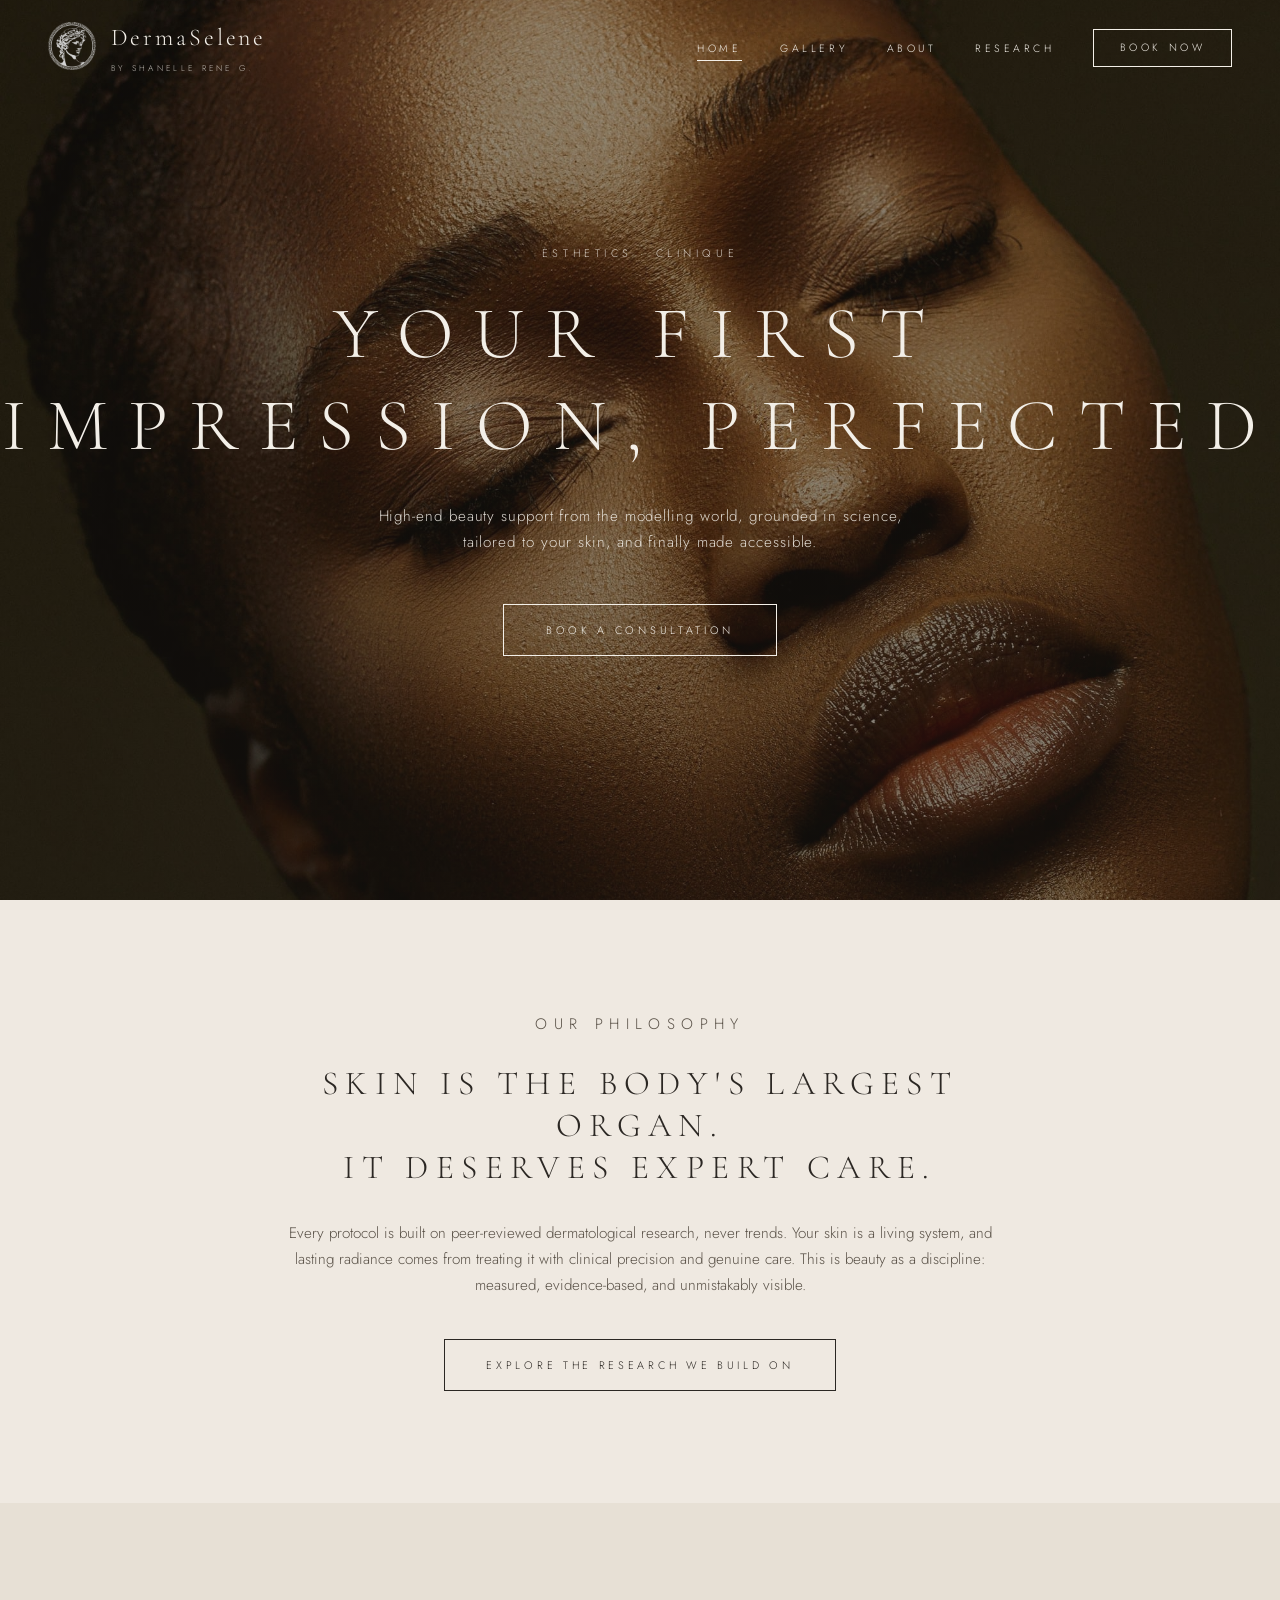
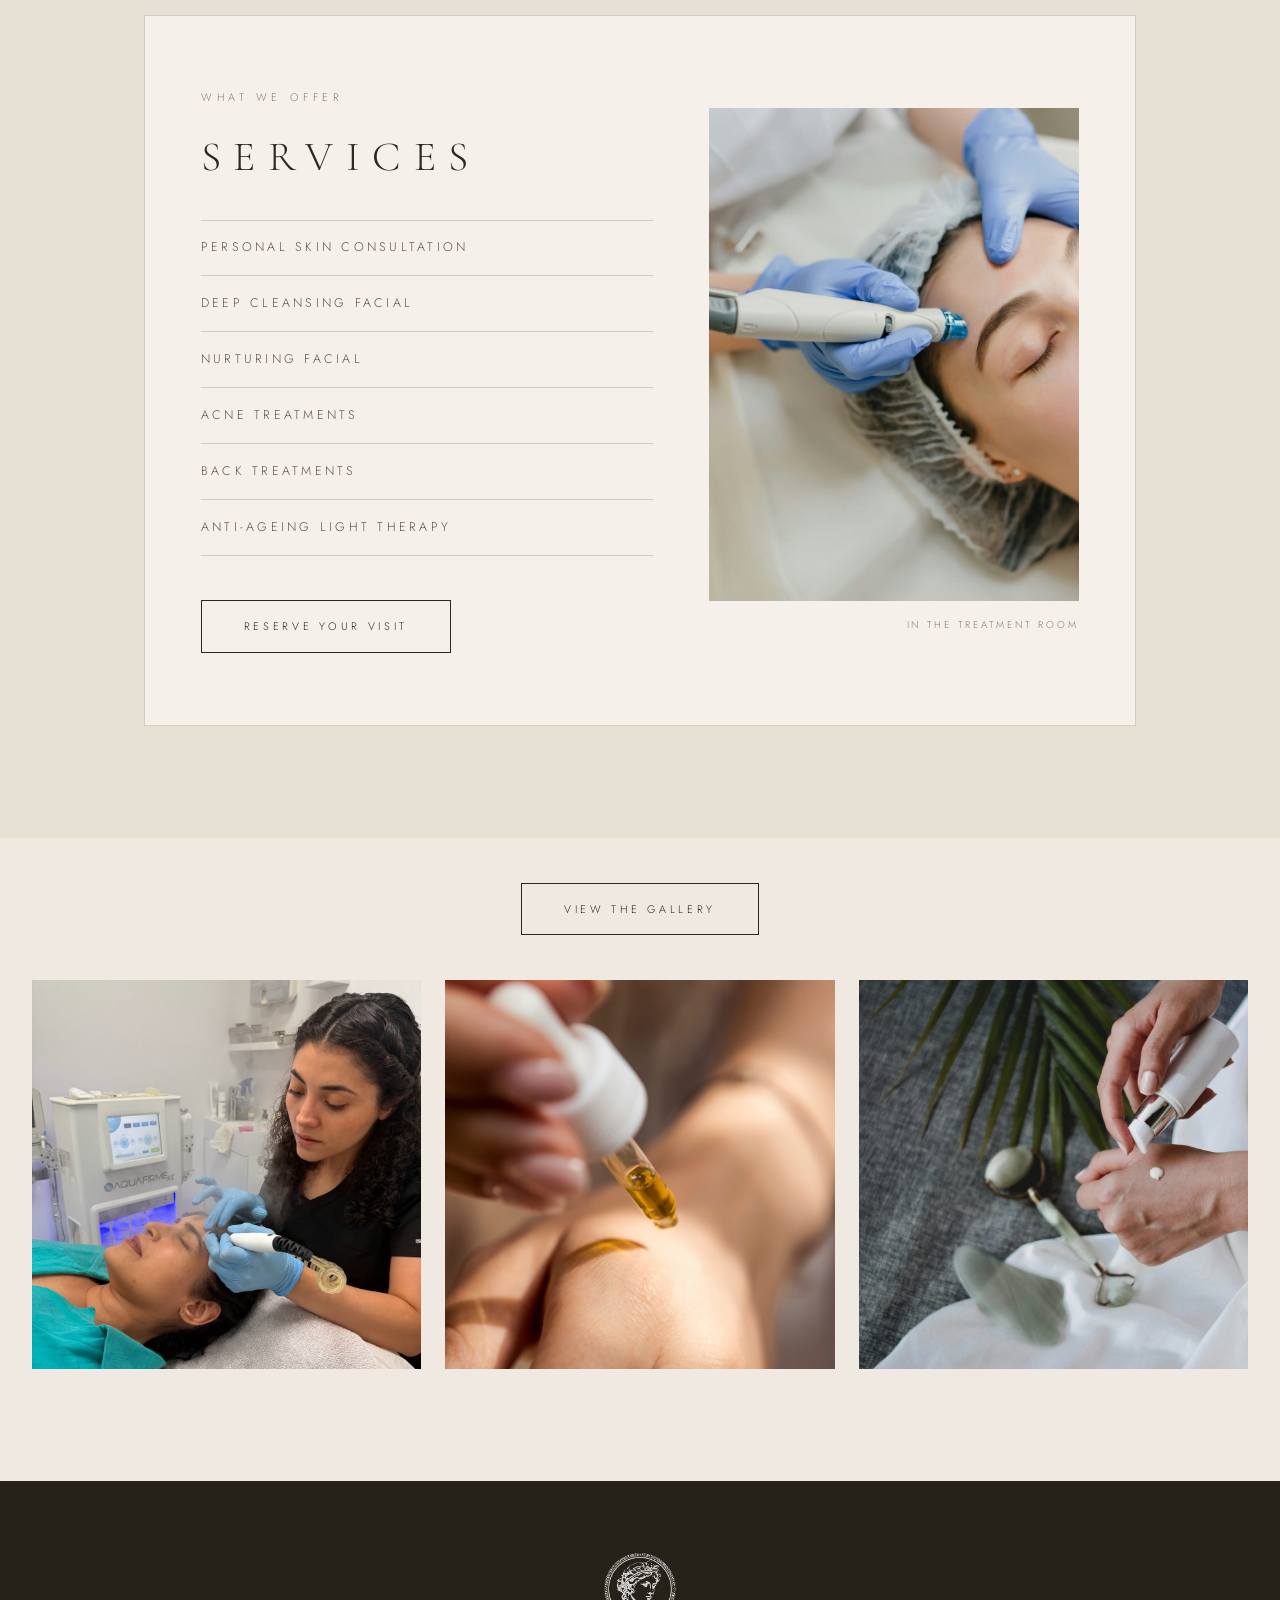
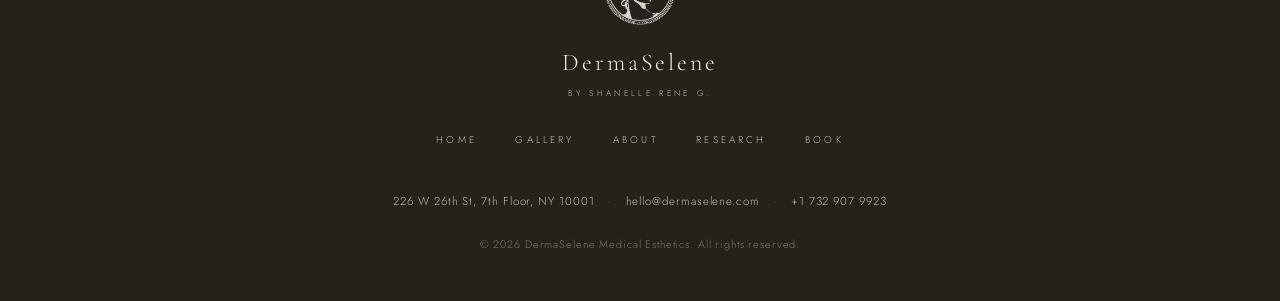
<file: index.html>
<!DOCTYPE html>
<html lang="en">
<head>
  <meta charset="UTF-8">
  <meta name="viewport" content="width=device-width, initial-scale=1.0">
  <title>DermaSelene — Medical Esthetics by Shanelle Rene G.</title>
  <meta name="description" content="DermaSelene is a medical esthetics clinique by Shanelle Rene G. — high-end, science-based skin care shaped by a career in modelling, now made accessible.">
  <link rel="preconnect" href="https://fonts.googleapis.com">
  <link rel="preconnect" href="https://fonts.gstatic.com" crossorigin>
  <link href="https://fonts.googleapis.com/css2?family=Cormorant+Garamond:wght@300;400&family=Jost:wght@300;400&display=swap" rel="stylesheet">
  <link rel="icon" type="image/png" href="assets/logo/favicon.png?v=2">
  <link rel="stylesheet" href="assets/style.css?v=15">
</head>
<body>

  <header id="site-header">
    <button class="nav-toggle" type="button" aria-label="Open menu" aria-expanded="false" aria-controls="site-nav"><span></span><span></span><span></span></button>
    <a class="brand" href="index.html">
      <img class="logo logo-light" src="assets/logo/logo-light.png" alt="" width="256" height="255">
      <img class="logo logo-dark" src="assets/logo/logo-black.png" alt="" width="256" height="255">
      <span class="brand-text">DermaSelene<small>by Shanelle Rene G.</small></span>
    </a>
    <nav id="site-nav">
      <ul class="nav-links">
        <li><a href="index.html" class="active">Home</a></li>
        <li><a href="gallery.html">Gallery</a></li>
        <li><a href="about.html">About</a></li>
        <li><a href="research.html">Research</a></li>
        <li><a href="book.html" class="nav-book">Book Now</a></li>
      </ul>
    </nav>
    <div class="nav-backdrop"></div>
  </header>

  <!-- 1 · Hero -->
  <section class="hero" style="padding: 0;">
    <img class="hero-bg" src="assets/img/hero.jpg" alt="Model with closed eyes and luminous skin — the DermaSelene standard">
    <div>
      <p class="eyebrow">Esthetics &middot; Clinique</p>
      <h1>Your First<br>Impression, Perfected</h1>
      <p class="lede">High-end beauty support from the modelling world, grounded in science, tailored to your skin, and finally made accessible.</p>
      <a class="btn btn-light" href="book.html">Book a Consultation</a>
    </div>
  </section>

  <!-- 2 · Philosophy statement -->
  <section class="statement">
    <div class="narrow">
      <p class="eyebrow">Our Philosophy</p>
      <h2>Skin is the body's largest organ.<br>It deserves expert care.</h2>
      <p>Every protocol is built on peer-reviewed dermatological research, never trends. Your skin is a living system, and lasting radiance comes from treating it with clinical precision and genuine care. This is beauty as a discipline: measured, evidence-based, and unmistakably visible.</p>
      <a class="btn" href="research.html" style="margin-top: 2.5rem;">Explore the Research We Build On</a>
    </div>
  </section>

  <!-- 3 · Services -->
  <section class="services-wrap">
    <div class="services-card">
      <div>
        <p class="eyebrow">What we offer</p>
        <h2>Services</h2>
        <ul>
          <li>Personal Skin Consultation</li>
          <li>Deep Cleansing Facial</li>
          <li>Nurturing Facial</li>
          <li>Acne Treatments</li>
          <li>Back Treatments</li>
          <li>Anti-Ageing Light Therapy</li>
        </ul>
        <a class="btn" href="book.html">Reserve Your Visit</a>
      </div>
      <figure class="services-figure">
        <img src="assets/img/hydrafacial.jpg" alt="Hydrafacial treatment performed at DermaSelene">
        <figcaption>In the treatment room</figcaption>
      </figure>
    </div>
  </section>

  <!-- 4 · Gallery strip: button on top, three small photos that swap in turn -->
  <section class="gallery-strip">
    <a class="btn" href="gallery.html">View the Gallery</a>
    <div class="strip" id="gallery-strip">
      <figure class="strip-tile"><img src="assets/personal/personal-2189.jpg" alt="Shanelle performing an AquaFirme facial" style="object-position: center 30%;"></figure>
      <figure class="strip-tile"><img src="assets/img/serum-drop.jpg" alt="Active serum applied with a dropper"></figure>
      <figure class="strip-tile"><img src="assets/img/jade-roller.jpg" alt="Jade roller and gua sha ritual tools"></figure>
    </div>
  </section>

  <footer>
    <a class="brand" href="index.html">
      <img class="logo" src="assets/logo/logo-light.png" alt="DermaSelene emblem" width="256" height="255">
      <span class="brand-text">DermaSelene<small>by Shanelle Rene G.</small></span>
    </a>
    <nav>
      <a href="index.html">Home</a>
      <a href="gallery.html">Gallery</a>
      <a href="about.html">About</a>
      <a href="research.html">Research</a>
      <a href="book.html">Book</a>
    </nav>
    <p class="footer-contact">
      <a href="https://maps.google.com/?q=226+W+26th+St+7th+Floor+New+York+NY+10001" target="_blank" rel="noopener">226 W 26th St, 7th Floor, NY 10001</a>
      <span class="sep">&middot;</span>
      <a href="mailto:hello@dermaselene.com">hello@dermaselene.com</a>
      <span class="sep">&middot;</span>
      <a href="tel:+17329079923">+1 732 907 9923</a>
    </p>
    <p class="fine">&copy; 2026 DermaSelene Medical Esthetics. All rights reserved.</p>
  </footer>

  <script src="assets/site.js?v=5"></script>
</body>
</html>
</file>
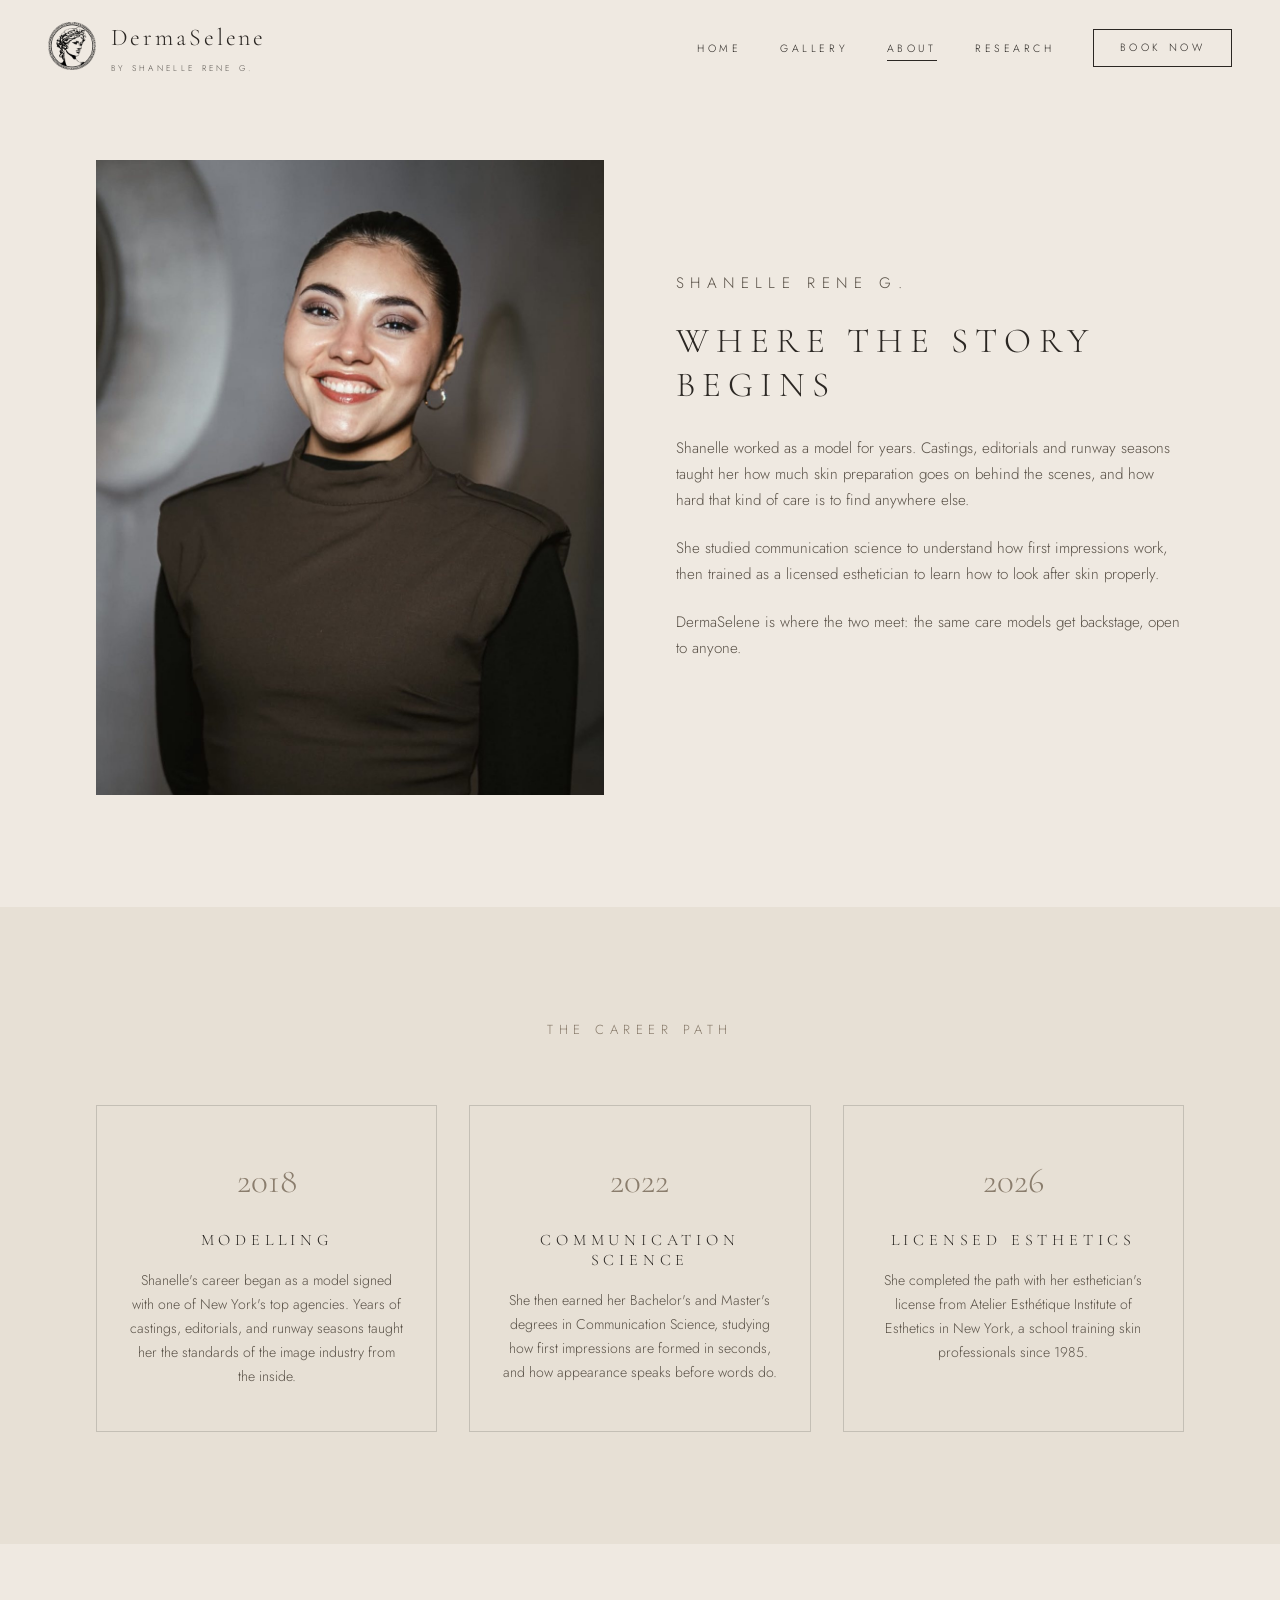
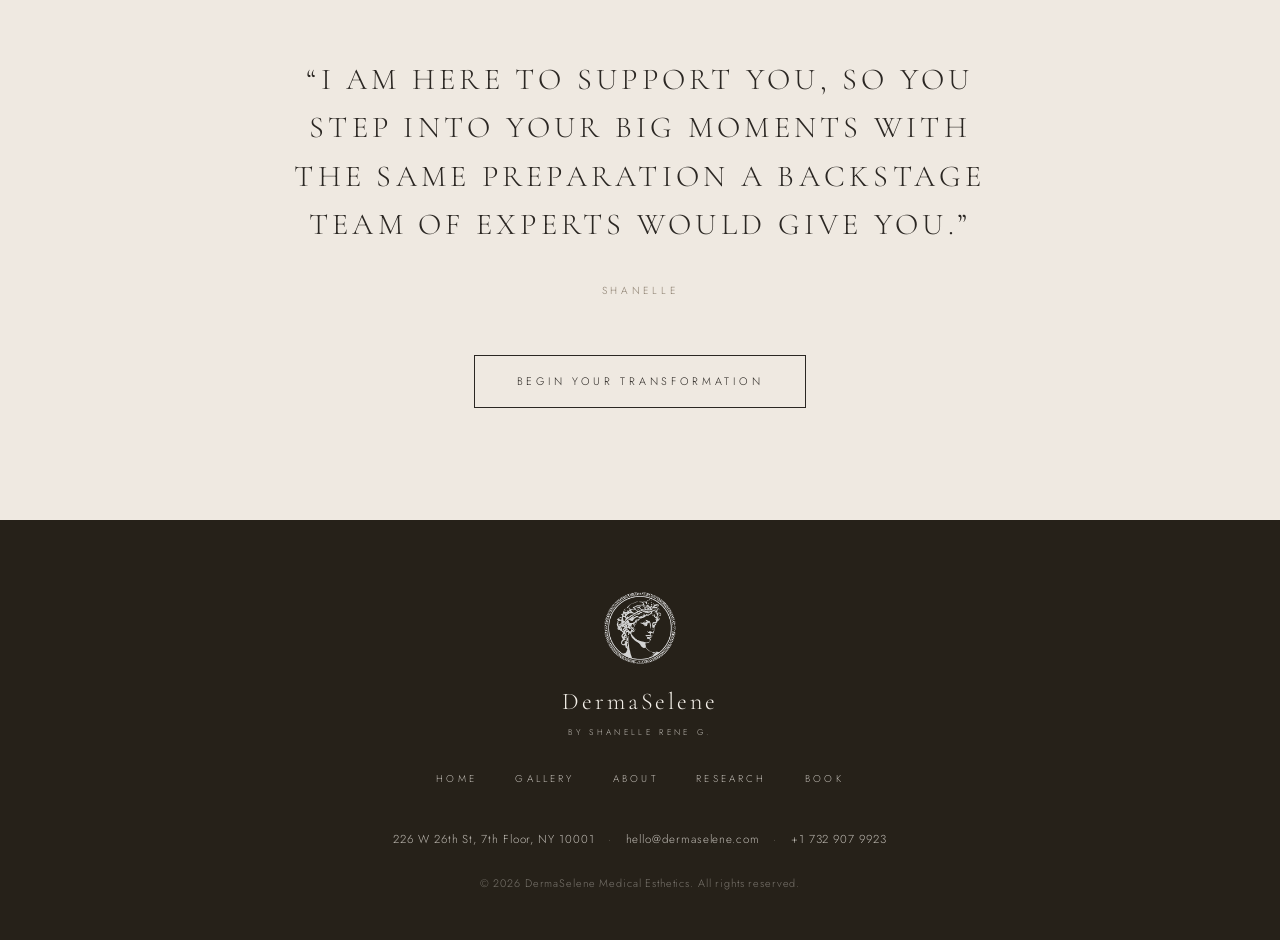
<file: about.html>
<!DOCTYPE html>
<html lang="en">
<head>
  <meta charset="UTF-8">
  <meta name="viewport" content="width=device-width, initial-scale=1.0">
  <title>About — DermaSelene Medical Esthetics</title>
  <meta name="description" content="Meet Shanelle Rene G. — model, communication scientist, and licensed esthetician. The story behind DermaSelene.">
  <link rel="preconnect" href="https://fonts.googleapis.com">
  <link rel="preconnect" href="https://fonts.gstatic.com" crossorigin>
  <link href="https://fonts.googleapis.com/css2?family=Cormorant+Garamond:wght@300;400&family=Jost:wght@300;400&display=swap" rel="stylesheet">
  <link rel="icon" type="image/png" href="assets/logo/favicon.png?v=2">
  <link rel="stylesheet" href="assets/style.css?v=15">
</head>
<body>

  <header id="site-header" class="on-light">
    <button class="nav-toggle" type="button" aria-label="Open menu" aria-expanded="false" aria-controls="site-nav"><span></span><span></span><span></span></button>
    <a class="brand" href="index.html">
      <img class="logo logo-light" src="assets/logo/logo-light.png" alt="" width="256" height="255">
      <img class="logo logo-dark" src="assets/logo/logo-black.png" alt="" width="256" height="255">
      <span class="brand-text">DermaSelene<small>by Shanelle Rene G.</small></span>
    </a>
    <nav id="site-nav">
      <ul class="nav-links">
        <li><a href="index.html">Home</a></li>
        <li><a href="gallery.html">Gallery</a></li>
        <li><a href="about.html" class="active">About</a></li>
        <li><a href="research.html">Research</a></li>
        <li><a href="book.html" class="nav-book">Book Now</a></li>
      </ul>
    </nav>
    <div class="nav-backdrop"></div>
  </header>

  <section class="page-top">
    <div class="split">
      <div class="split-media">
        <img src="assets/personal/shanelle-portrait-2.jpg" alt="Shanelle Rene G., founder of DermaSelene" style="object-position: center 25%;">
      </div>
      <div>
        <p class="eyebrow">Shanelle Rene G.</p>
        <h2>Where the story begins</h2>
        <p>Shanelle worked as a model for years. Castings, editorials and runway seasons taught her how much skin preparation goes on behind the scenes, and how hard that kind of care is to find anywhere else.</p>
        <p>She studied communication science to understand how first impressions work, then trained as a licensed esthetician to learn how to look after skin properly.</p>
        <p>DermaSelene is where the two meet: the same care models get backstage, open to anyone.</p>
      </div>
    </div>
  </section>

  <section class="services-wrap">
    <div class="narrow" style="margin-bottom: 4rem;">
      <p class="eyebrow eyebrow-lg">The Career Path</p>
    </div>
    <div class="pillars">
      <div>
        <span class="num">2018</span>
        <h3>Modelling</h3>
        <p>Shanelle's career began as a model signed with one of New York's top agencies. Years of castings, editorials, and runway seasons taught her the standards of the image industry from the inside.</p>
      </div>
      <div>
        <span class="num">2022</span>
        <h3>Communication Science</h3>
        <p>She then earned her Bachelor's and Master's degrees in Communication Science, studying how first impressions are formed in seconds, and how appearance speaks before words do.</p>
      </div>
      <div>
        <span class="num">2026</span>
        <h3>Licensed Esthetics</h3>
        <p>She completed the path with her esthetician's license from Atelier Esth&eacute;tique Institute of Esthetics in New York, a school training skin professionals since 1985.</p>
      </div>
    </div>
  </section>

  <section class="quote">
    <blockquote>&ldquo;I am here to support you, so you step into your big moments with the same preparation a backstage team of experts would give you.&rdquo;</blockquote>
    <cite>Shanelle</cite>
    <div style="margin-top: 3.5rem;">
      <a class="btn" href="book.html">Begin Your Transformation</a>
    </div>
  </section>

  <footer>
    <a class="brand" href="index.html">
      <img class="logo" src="assets/logo/logo-light.png" alt="DermaSelene emblem" width="256" height="255">
      <span class="brand-text">DermaSelene<small>by Shanelle Rene G.</small></span>
    </a>
    <nav>
      <a href="index.html">Home</a>
      <a href="gallery.html">Gallery</a>
      <a href="about.html">About</a>
      <a href="research.html">Research</a>
      <a href="book.html">Book</a>
    </nav>
    <p class="footer-contact">
      <a href="https://maps.google.com/?q=226+W+26th+St+7th+Floor+New+York+NY+10001" target="_blank" rel="noopener">226 W 26th St, 7th Floor, NY 10001</a>
      <span class="sep">&middot;</span>
      <a href="mailto:hello@dermaselene.com">hello@dermaselene.com</a>
      <span class="sep">&middot;</span>
      <a href="tel:+17329079923">+1 732 907 9923</a>
    </p>
    <p class="fine">&copy; 2026 DermaSelene Medical Esthetics. All rights reserved.</p>
  </footer>

  <script src="assets/site.js?v=5"></script>
</body>
</html>
</file>
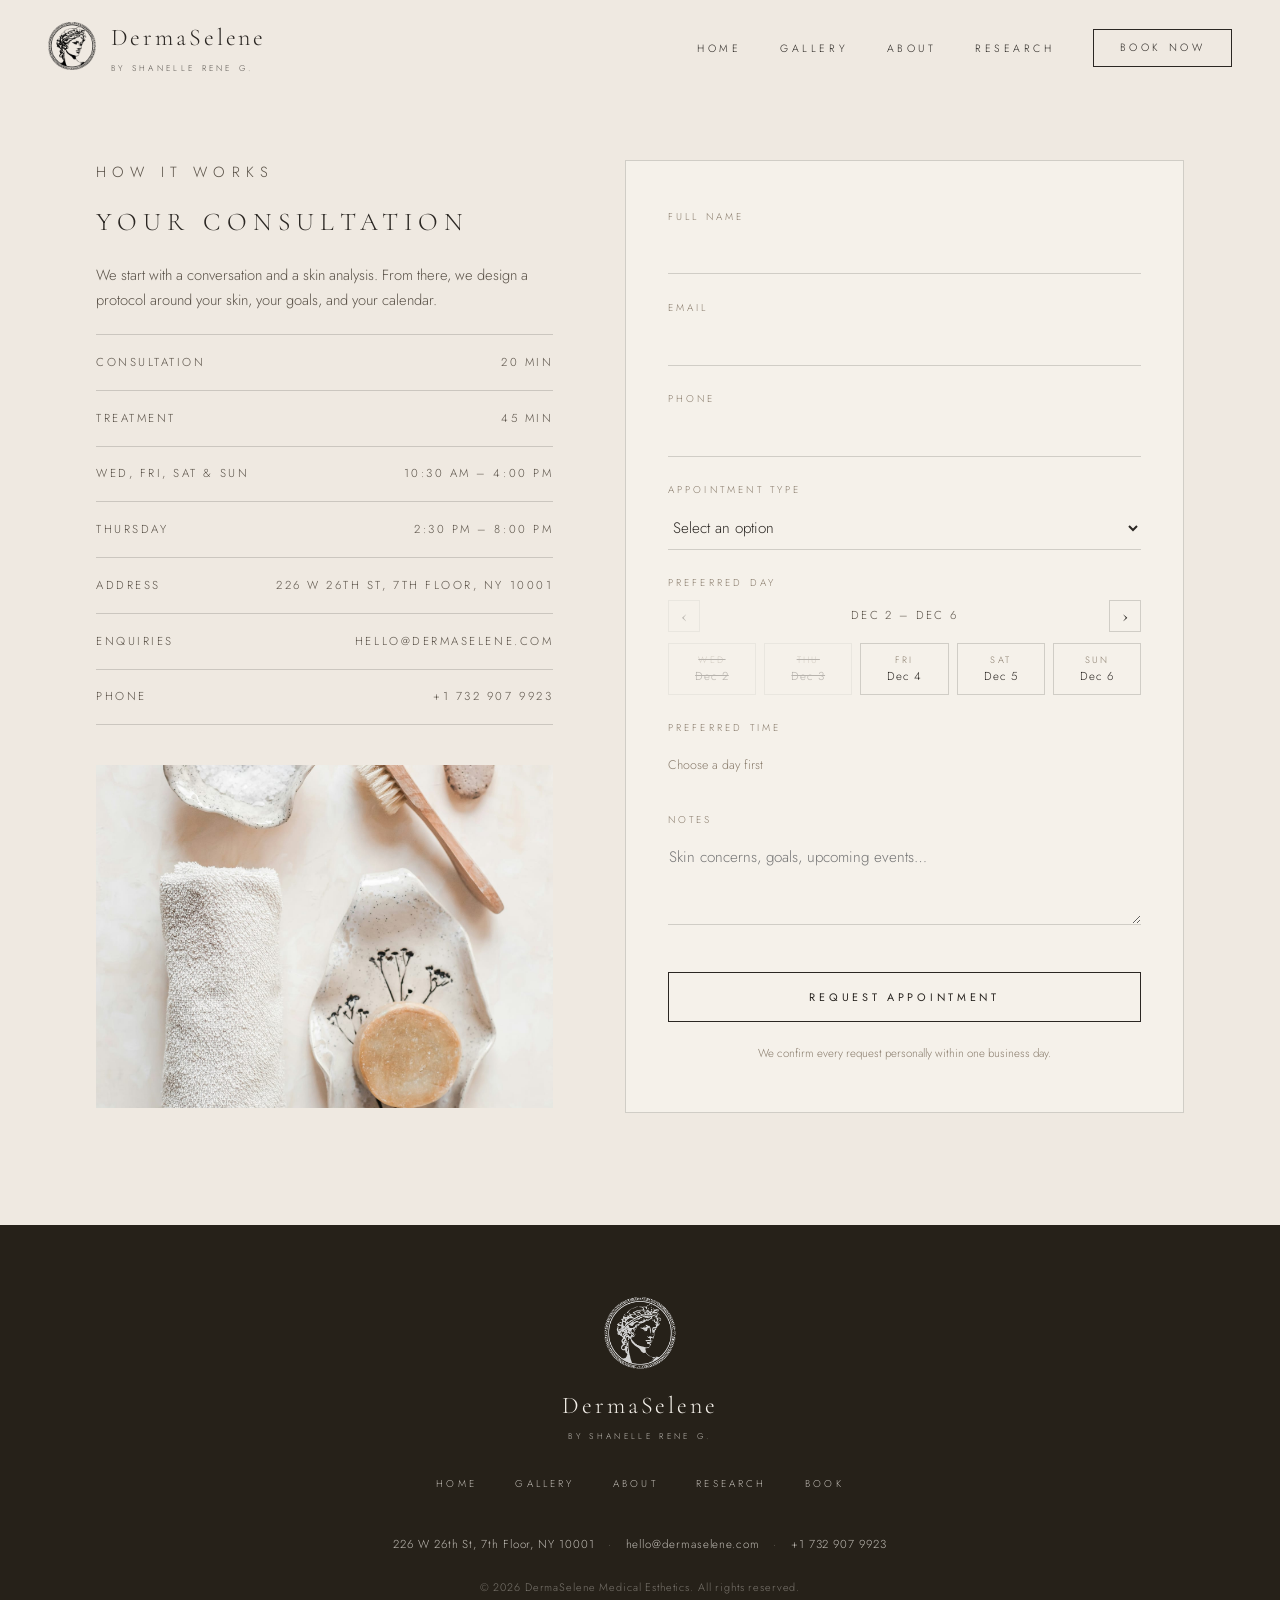
<file: book.html>
<!DOCTYPE html>
<html lang="en">
<head>
  <meta charset="UTF-8">
  <meta name="viewport" content="width=device-width, initial-scale=1.0">
  <title>Book — DermaSelene Medical Esthetics</title>
  <meta name="description" content="Reserve your consultation at DermaSelene, the medical esthetics clinique by Shanelle Rene G..">
  <link rel="preconnect" href="https://fonts.googleapis.com">
  <link rel="preconnect" href="https://fonts.gstatic.com" crossorigin>
  <link href="https://fonts.googleapis.com/css2?family=Cormorant+Garamond:wght@300;400&family=Jost:wght@300;400&display=swap" rel="stylesheet">
  <link rel="icon" type="image/png" href="assets/logo/favicon.png?v=2">
  <link rel="stylesheet" href="assets/style.css?v=15">
</head>
<body>

  <header id="site-header" class="on-light">
    <button class="nav-toggle" type="button" aria-label="Open menu" aria-expanded="false" aria-controls="site-nav"><span></span><span></span><span></span></button>
    <a class="brand" href="index.html">
      <img class="logo logo-light" src="assets/logo/logo-light.png" alt="" width="256" height="255">
      <img class="logo logo-dark" src="assets/logo/logo-black.png" alt="" width="256" height="255">
      <span class="brand-text">DermaSelene<small>by Shanelle Rene G.</small></span>
    </a>
    <nav id="site-nav">
      <ul class="nav-links">
        <li><a href="index.html">Home</a></li>
        <li><a href="gallery.html">Gallery</a></li>
        <li><a href="about.html">About</a></li>
        <li><a href="research.html">Research</a></li>
        <li><a href="book.html" class="nav-book active">Book Now</a></li>
      </ul>
    </nav>
    <div class="nav-backdrop"></div>
  </header>

  <section class="page-top">
    <div class="book-grid">
      <div class="book-info">
        <p class="eyebrow">How it works</p>
        <h2>Your consultation</h2>
        <p>We start with a conversation and a skin analysis. From there, we design a protocol around your skin, your goals, and your calendar.</p>
        <div class="detail"><span>Consultation</span><span>20 min</span></div>
        <div class="detail"><span>Treatment</span><span>45 min</span></div>
        <div class="detail"><span>Wed, Fri, Sat &amp; Sun</span><span>10:30 am &ndash; 4:00 pm</span></div>
        <div class="detail"><span>Thursday</span><span>2:30 pm &ndash; 8:00 pm</span></div>
        <div class="detail"><span>Address</span><span><a href="https://maps.google.com/?q=226+W+26th+St+7th+Floor+New+York+NY+10001" target="_blank" rel="noopener">226 W 26th St, 7th Floor, NY 10001</a></span></div>
        <div class="detail"><span>Enquiries</span><span><a href="mailto:hello@dermaselene.com">hello@dermaselene.com</a></span></div>
        <div class="detail"><span>Phone</span><span><a href="tel:+17329079923">+1 732 907 9923</a></span></div>
        <img src="assets/img/flatlay-ritual.jpg" alt="Spa ritual objects — towel, salts, brush">
      </div>

      <form class="booking" id="booking-form" action="https://formsubmit.co/hello@dermaselene.com" method="POST">
        <!-- FormSubmit config: relayed to hello@dermaselene.com; see README -->
        <input type="hidden" name="_subject" value="New appointment request — DermaSelene">
        <input type="hidden" name="_template" value="table">
        <input type="hidden" name="_captcha" value="false">
        <input type="hidden" name="_next" value="https://dermaselene.com/book.html?sent=1">
        <input type="text" name="_honey" class="hp" tabindex="-1" autocomplete="off" aria-hidden="true">

        <label for="name">Full name</label>
        <input id="name" name="name" type="text" autocomplete="name" required>

        <label for="email">Email</label>
        <input id="email" name="email" type="email" autocomplete="email" required>

        <label for="phone">Phone</label>
        <input id="phone" name="phone" type="tel" autocomplete="tel" required>

        <label for="treatment">Appointment type</label>
        <select id="treatment" name="treatment" required>
          <option value="" disabled selected>Select an option</option>
          <option>Consultation (20 min)</option>
          <option>Treatment (45 min)</option>
        </select>

        <label id="day-label">Preferred day</label>
        <div class="slots" id="slots">
          <div class="slots-nav">
            <button type="button" class="slots-arrow" id="slots-prev" aria-label="Earlier week">&lsaquo;</button>
            <span class="slots-range" id="slots-range"></span>
            <button type="button" class="slots-arrow" id="slots-next" aria-label="Later week">&rsaquo;</button>
          </div>
          <div class="slots-days" id="slots-days" role="radiogroup" aria-labelledby="day-label"></div>
          <label id="time-label">Preferred time</label>
          <div class="slots-times" id="slots-times" role="radiogroup" aria-labelledby="time-label">
            <span class="slots-hint">Choose a day first</span>
          </div>
        </div>
        <input type="hidden" name="date" id="date">
        <input type="hidden" name="time" id="time">

        <label for="notes">Notes</label>
        <textarea id="notes" name="notes" placeholder="Skin concerns, goals, upcoming events&hellip;"></textarea>

        <button class="btn" type="submit">Request Appointment</button>
        <p class="form-note">We confirm every request personally within one business day.</p>
        <p class="form-status" id="form-status" role="status" aria-live="polite"></p>
      </form>
    </div>
  </section>

  <footer>
    <a class="brand" href="index.html">
      <img class="logo" src="assets/logo/logo-light.png" alt="DermaSelene emblem" width="256" height="255">
      <span class="brand-text">DermaSelene<small>by Shanelle Rene G.</small></span>
    </a>
    <nav>
      <a href="index.html">Home</a>
      <a href="gallery.html">Gallery</a>
      <a href="about.html">About</a>
      <a href="research.html">Research</a>
      <a href="book.html">Book</a>
    </nav>
    <p class="footer-contact">
      <a href="https://maps.google.com/?q=226+W+26th+St+7th+Floor+New+York+NY+10001" target="_blank" rel="noopener">226 W 26th St, 7th Floor, NY 10001</a>
      <span class="sep">&middot;</span>
      <a href="mailto:hello@dermaselene.com">hello@dermaselene.com</a>
      <span class="sep">&middot;</span>
      <a href="tel:+17329079923">+1 732 907 9923</a>
    </p>
    <p class="fine">&copy; 2026 DermaSelene Medical Esthetics. All rights reserved.</p>
  </footer>

  <script src="assets/site.js?v=5"></script>
  <script>
    const form = document.getElementById('booking-form');
    const status = document.getElementById('form-status');
    const button = form.querySelector('button[type="submit"]');

    // ── Day + time slot picker ──
    // Opening schedule by weekday (0 = Sunday). Days not listed cannot be booked.
    const SCHEDULE = {
      0: ['10:30 am', '12:00 pm', '2:30 pm', '4:00 pm'],   // Sun
      3: ['10:30 am', '12:00 pm', '2:30 pm', '4:00 pm'],   // Wed
      4: ['2:30 pm', '4:00 pm', '6:30 pm', '8:00 pm'],     // Thu
      5: ['10:30 am', '12:00 pm', '2:30 pm', '4:00 pm'],   // Fri
      6: ['10:30 am', '12:00 pm', '2:30 pm', '4:00 pm'],   // Sat
    };
    const WEEKS_AHEAD = 8;
    const dateInput = document.getElementById('date');
    const timeInput = document.getElementById('time');
    const daysEl = document.getElementById('slots-days');
    const timesEl = document.getElementById('slots-times');
    const rangeEl = document.getElementById('slots-range');
    const prevBtn = document.getElementById('slots-prev');
    const nextBtn = document.getElementById('slots-next');

    const today = new Date(); today.setHours(0, 0, 0, 0);
    // week 0 starts on this week's Wednesday (or the most recent one)
    const weekStart = new Date(today);
    weekStart.setDate(today.getDate() - ((today.getDay() - 3 + 7) % 7));
    let week = 0;
    const fmtMD = (d) => d.toLocaleDateString('en-US', { month: 'short', day: 'numeric' });
    const iso = (d) => `${d.getFullYear()}-${String(d.getMonth() + 1).padStart(2, '0')}-${String(d.getDate()).padStart(2, '0')}`;

    const chip = (text, sub, onClick) => {
      const b = document.createElement('button');
      b.type = 'button'; b.className = 'chip'; b.setAttribute('role', 'radio'); b.setAttribute('aria-checked', 'false');
      if (sub) { const s = document.createElement('small'); s.textContent = sub; b.appendChild(s); }
      b.appendChild(document.createTextNode(text));
      b.addEventListener('click', onClick);
      return b;
    };
    const select = (container, btn) => {
      container.querySelectorAll('.chip').forEach((c) => { c.classList.toggle('is-on', c === btn); c.setAttribute('aria-checked', String(c === btn)); });
    };

    const renderTimes = (d) => {
      timesEl.innerHTML = '';
      timeInput.value = '';
      if (!d) { timesEl.innerHTML = '<span class="slots-hint">Choose a day first</span>'; return; }
      SCHEDULE[d.getDay()].forEach((t) => {
        timesEl.appendChild(chip(t, null, (e) => { select(timesEl, e.currentTarget); timeInput.value = t; if (status.classList.contains('error')) { status.textContent = ''; status.classList.remove('error'); } }));
      });
    };

    const renderDays = () => {
      daysEl.innerHTML = '';
      const start = new Date(weekStart); start.setDate(weekStart.getDate() + week * 7);
      let first = null, last = null;
      for (let i = 0; i < 7; i++) {
        const d = new Date(start); d.setDate(start.getDate() + i);
        if (!SCHEDULE[d.getDay()]) continue;
        first = first || d; last = d;
        const b = chip(fmtMD(d), d.toLocaleDateString('en-US', { weekday: 'short' }), (e) => {
          select(daysEl, e.currentTarget); dateInput.value = iso(d); renderTimes(d);
        });
        if (d < today) b.disabled = true;
        if (dateInput.value === iso(d)) { b.classList.add('is-on'); b.setAttribute('aria-checked', 'true'); }
        daysEl.appendChild(b);
      }
      rangeEl.textContent = `${fmtMD(first)} – ${fmtMD(last)}`;
      prevBtn.disabled = week === 0;
      nextBtn.disabled = week >= WEEKS_AHEAD - 1;
    };
    prevBtn.addEventListener('click', () => { week--; renderDays(); });
    nextBtn.addEventListener('click', () => { week++; renderDays(); });
    const resetSlots = () => { dateInput.value = ''; week = 0; renderDays(); renderTimes(null); };
    renderDays();

    const sentMessage = 'Thank you \u2014 your request is on its way. We\u2019ll be in touch within one business day.';

    // Returning from the relay's redirect after a non-AJAX submission
    if (new URLSearchParams(location.search).get('sent') === '1') {
      button.disabled = true;
      button.textContent = 'Request Sent';
      status.textContent = sentMessage;
      history.replaceState(null, '', location.pathname);
      form.scrollIntoView({ block: 'center' });
    }

    form.addEventListener('submit', async (e) => {
      e.preventDefault();
      status.classList.remove('error');
      if (!dateInput.value || !timeInput.value) {
        status.classList.add('error');
        status.textContent = 'Please choose a preferred day and time.';
        document.getElementById('slots').scrollIntoView({ block: 'center', behavior: 'smooth' });
        return;
      }
      const data = new FormData(form);
      data.set('_replyto', form.email.value);
      button.disabled = true;
      button.textContent = 'Sending\u2026';
      status.textContent = '';
      status.classList.remove('error');
      try {
        const res = await fetch('https://formsubmit.co/ajax/hello@dermaselene.com', {
          method: 'POST',
          headers: { 'Accept': 'application/json' },
          body: data
        });
        const json = await res.json();
        if (!res.ok || json.success === 'false') throw new Error(json.message || res.statusText);
        form.reset();
        resetSlots();
        button.textContent = 'Request Sent';
        status.textContent = sentMessage;
      } catch (err) {
        // The AJAX endpoint can sit behind a bot check that a background request
        // cannot pass. Fall back to a normal form post: the browser navigates to the
        // relay, which handles the check, delivers the email and redirects to _next.
        button.textContent = 'Redirecting\u2026';
        form.submit();
      }
    });
  </script>
</body>
</html>
</file>
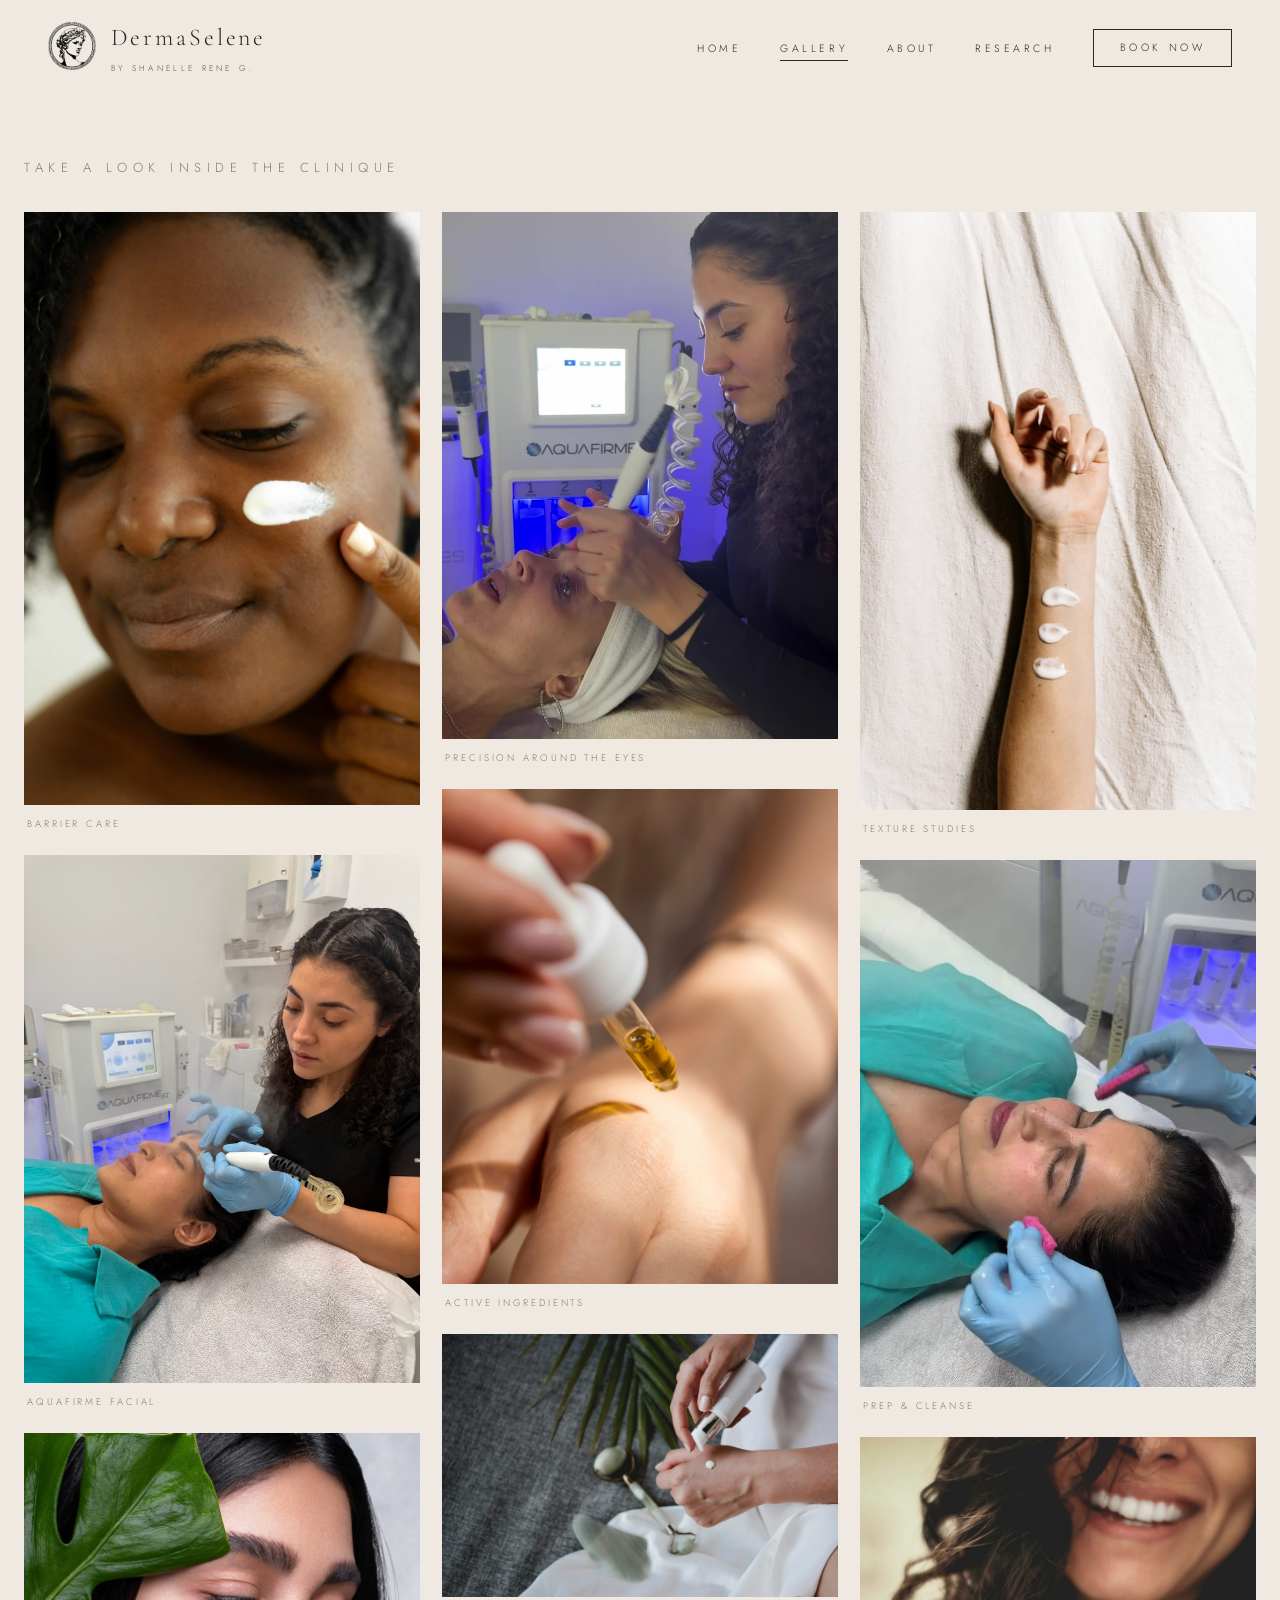
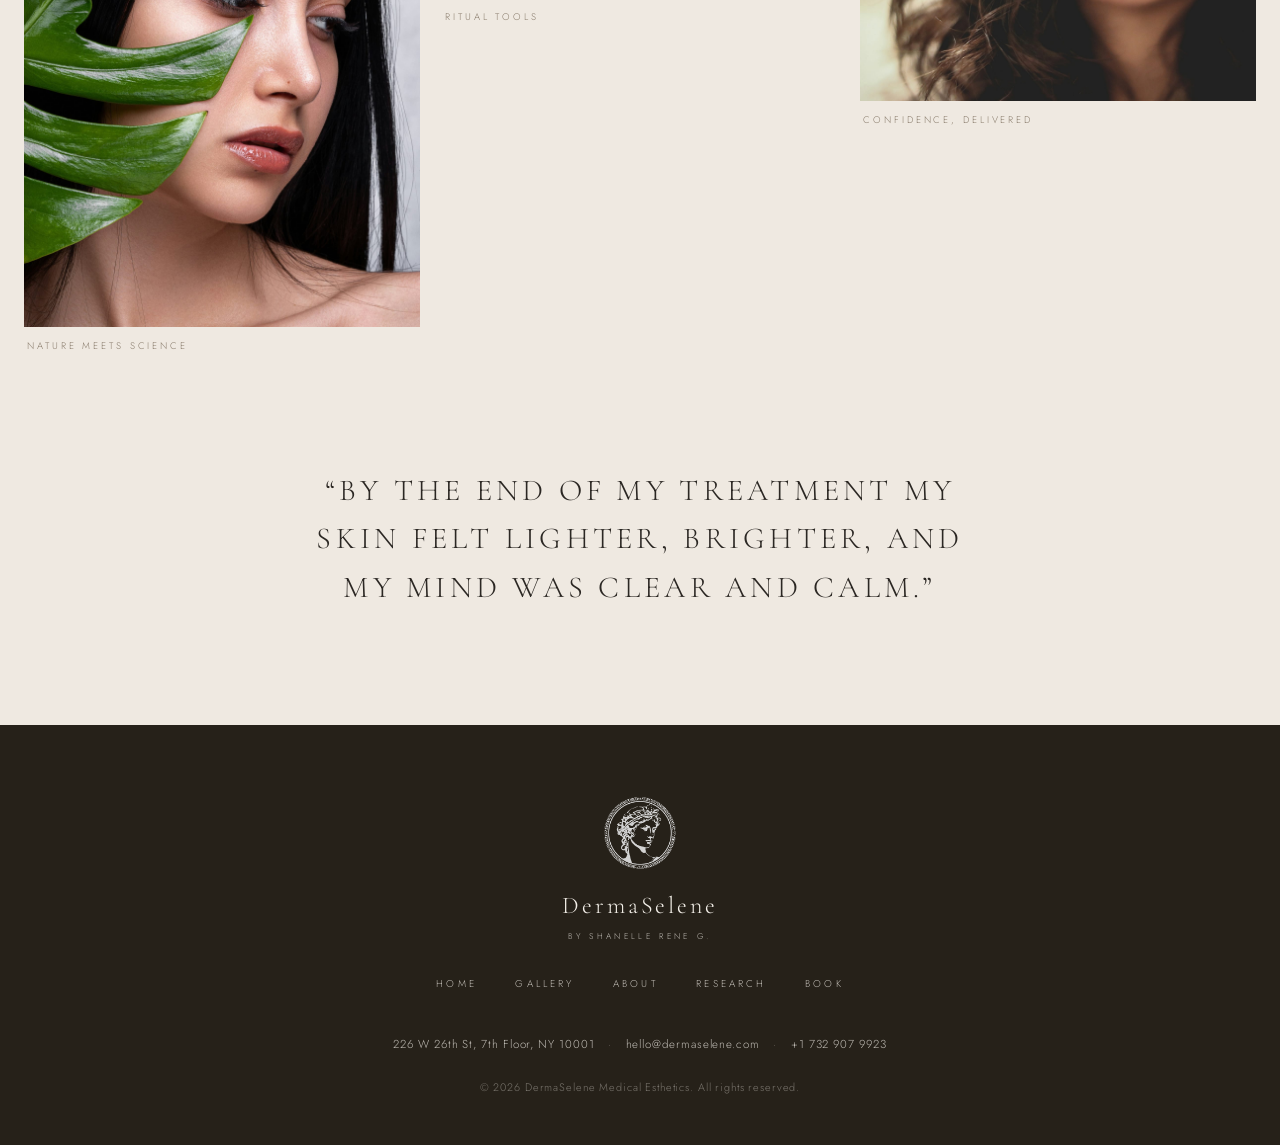
<file: gallery.html>
<!DOCTYPE html>
<html lang="en">
<head>
  <meta charset="UTF-8">
  <meta name="viewport" content="width=device-width, initial-scale=1.0">
  <title>Gallery — DermaSelene Medical Esthetics</title>
  <meta name="description" content="A look inside DermaSelene — treatments, textures, and the results of science-based esthetics.">
  <link rel="preconnect" href="https://fonts.googleapis.com">
  <link rel="preconnect" href="https://fonts.gstatic.com" crossorigin>
  <link href="https://fonts.googleapis.com/css2?family=Cormorant+Garamond:wght@300;400&family=Jost:wght@300;400&display=swap" rel="stylesheet">
  <link rel="icon" type="image/png" href="assets/logo/favicon.png?v=2">
  <link rel="stylesheet" href="assets/style.css?v=15">
</head>
<body>

  <header id="site-header" class="on-light">
    <button class="nav-toggle" type="button" aria-label="Open menu" aria-expanded="false" aria-controls="site-nav"><span></span><span></span><span></span></button>
    <a class="brand" href="index.html">
      <img class="logo logo-light" src="assets/logo/logo-light.png" alt="" width="256" height="255">
      <img class="logo logo-dark" src="assets/logo/logo-black.png" alt="" width="256" height="255">
      <span class="brand-text">DermaSelene<small>by Shanelle Rene G.</small></span>
    </a>
    <nav id="site-nav">
      <ul class="nav-links">
        <li><a href="index.html">Home</a></li>
        <li><a href="gallery.html" class="active">Gallery</a></li>
        <li><a href="about.html">About</a></li>
        <li><a href="research.html">Research</a></li>
        <li><a href="book.html" class="nav-book">Book Now</a></li>
      </ul>
    </nav>
    <div class="nav-backdrop"></div>
  </header>

  <section class="page-top">
    <h1 class="page-title">Take a look inside the clinique</h1>
    <div class="masonry">
      <figure><img src="assets/img/cream-cheek.jpg" alt="Moisturiser applied to the cheek" loading="lazy"><figcaption>Barrier care</figcaption></figure>
      <figure><img src="assets/personal/personal-2189.jpg" alt="Shanelle performing an AquaFirme facial, guiding the handpiece along a client's brow" loading="lazy"><figcaption>AquaFirme facial</figcaption></figure>
      <figure><img src="assets/img/leaf-face.jpg" alt="Portrait with monstera leaf, skin-first beauty" loading="lazy"><figcaption>Nature meets science</figcaption></figure>
      <figure>
        <video src="assets/personal/personal-4631.mp4" poster="assets/personal/personal-4631-poster.jpg" autoplay muted loop playsinline preload="none" aria-label="Shanelle working the AquaFirme handpiece around a client's eye area"></video>
        <figcaption>Precision around the eyes</figcaption>
      </figure>
      <figure><img src="assets/img/serum-drop.jpg" alt="Active serum applied with a dropper" loading="lazy"><figcaption>Active ingredients</figcaption></figure>
      <figure><img src="assets/img/jade-roller.jpg" alt="Jade roller and gua sha ritual tools" loading="lazy"><figcaption>Ritual tools</figcaption></figure>
      <figure><img src="assets/img/arm-swatches.jpg" alt="Texture swatches on the forearm" loading="lazy"><figcaption>Texture studies</figcaption></figure>
      <figure>
        <video src="assets/personal/personal-2184.mp4" poster="assets/personal/personal-2184-poster.jpg" autoplay muted loop playsinline preload="none" aria-label="Shanelle gently cleansing a client's face with a sponge before treatment"></video>
        <figcaption>Prep &amp; cleanse</figcaption>
      </figure>
      <figure><img src="assets/img/smile.jpg" alt="A confident, natural smile" loading="lazy"><figcaption>Confidence, delivered</figcaption></figure>
    </div>
  </section>

  <section class="quote" style="padding-top: 0;">
    <blockquote>&ldquo;By the end of my treatment my skin felt lighter, brighter, and my mind was clear and calm.&rdquo;</blockquote>
  </section>

  <footer>
    <a class="brand" href="index.html">
      <img class="logo" src="assets/logo/logo-light.png" alt="DermaSelene emblem" width="256" height="255">
      <span class="brand-text">DermaSelene<small>by Shanelle Rene G.</small></span>
    </a>
    <nav>
      <a href="index.html">Home</a>
      <a href="gallery.html">Gallery</a>
      <a href="about.html">About</a>
      <a href="research.html">Research</a>
      <a href="book.html">Book</a>
    </nav>
    <p class="footer-contact">
      <a href="https://maps.google.com/?q=226+W+26th+St+7th+Floor+New+York+NY+10001" target="_blank" rel="noopener">226 W 26th St, 7th Floor, NY 10001</a>
      <span class="sep">&middot;</span>
      <a href="mailto:hello@dermaselene.com">hello@dermaselene.com</a>
      <span class="sep">&middot;</span>
      <a href="tel:+17329079923">+1 732 907 9923</a>
    </p>
    <p class="fine">&copy; 2026 DermaSelene Medical Esthetics. All rights reserved.</p>
  </footer>

  <script src="assets/site.js?v=5"></script>
</body>
</html>
</file>
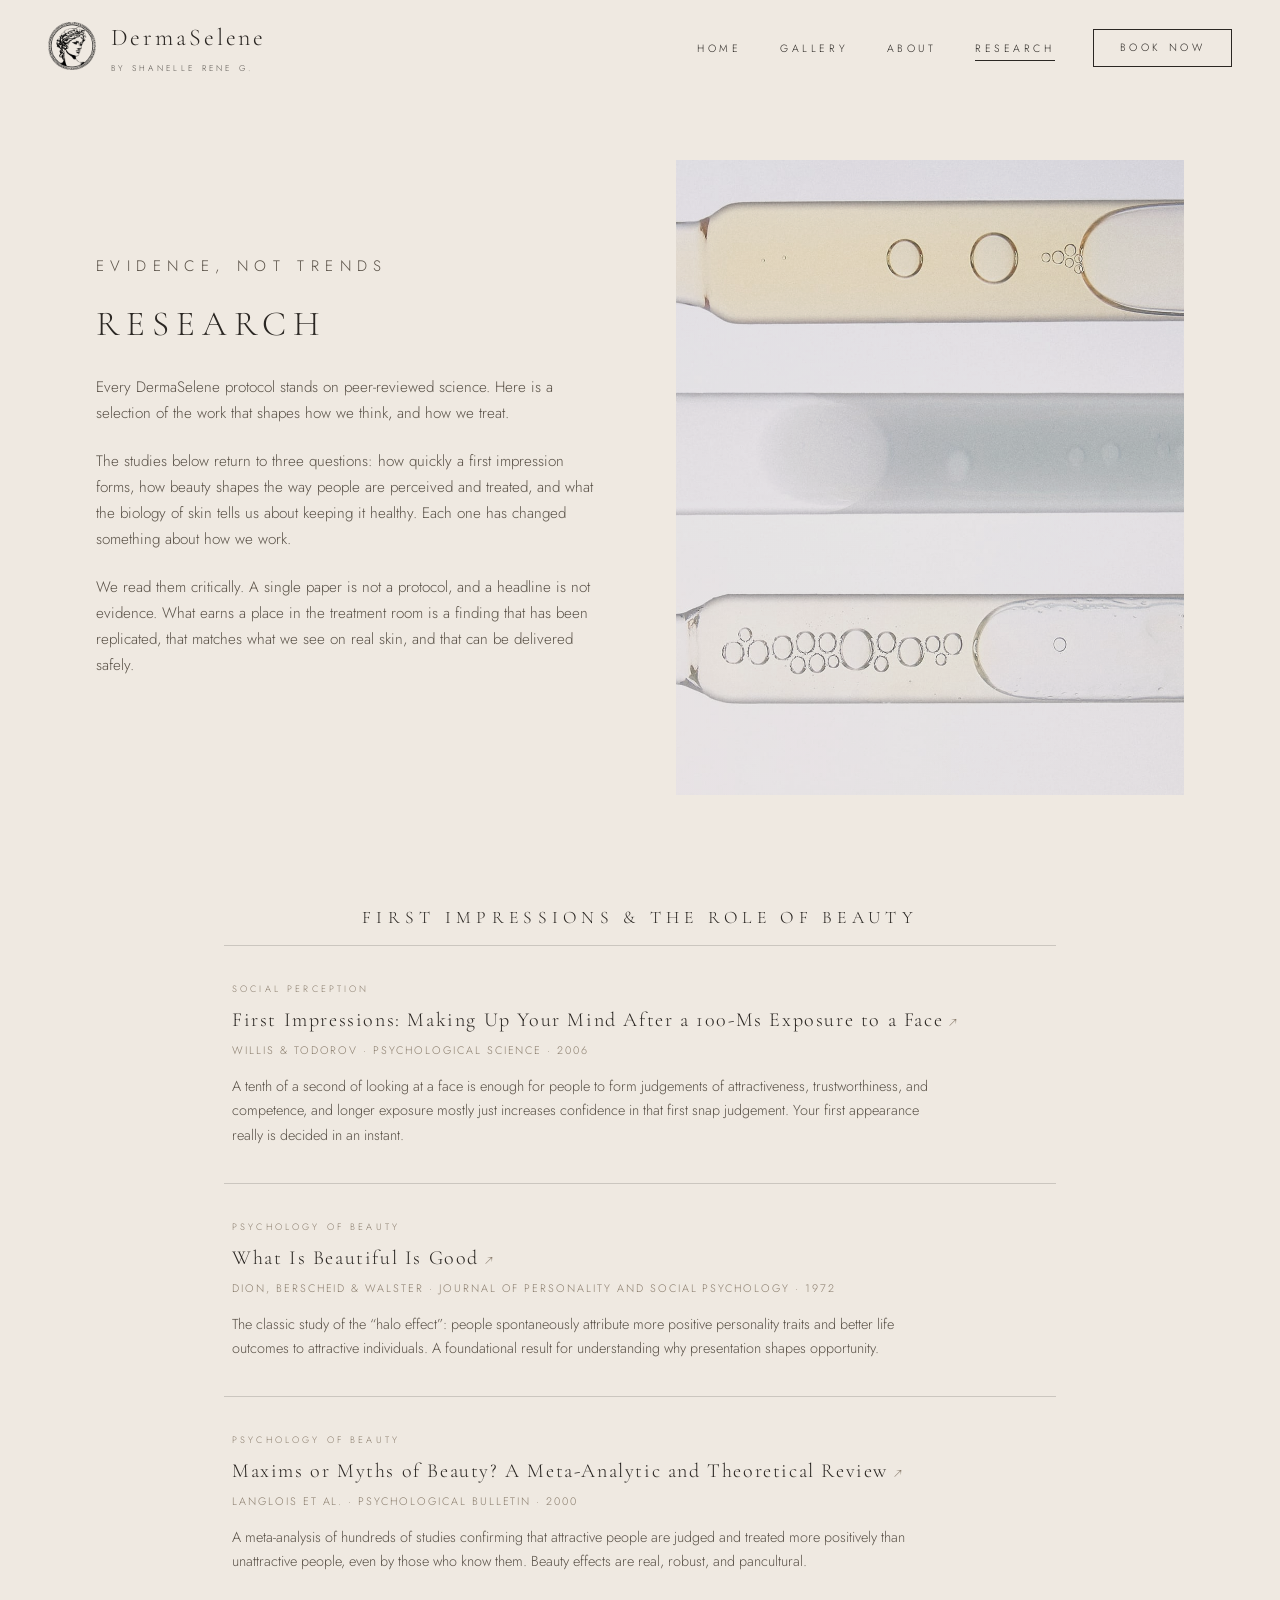
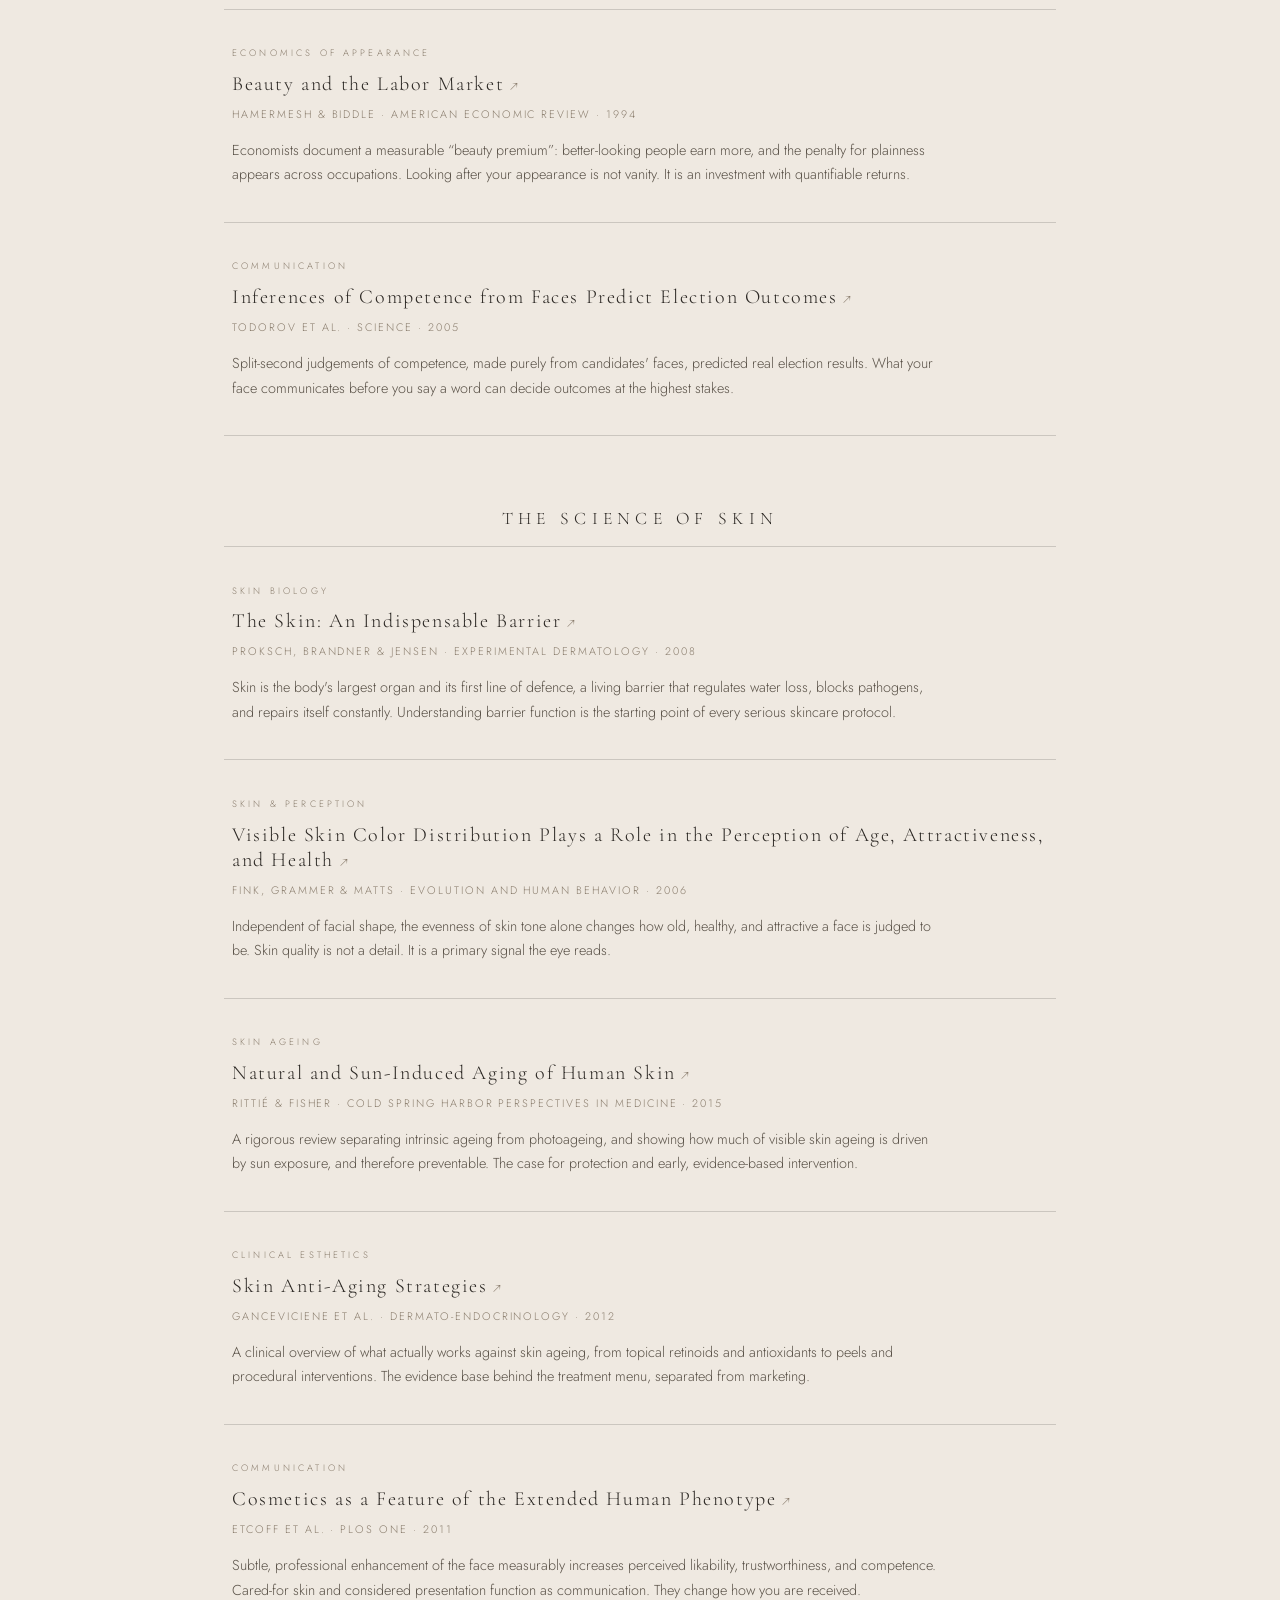
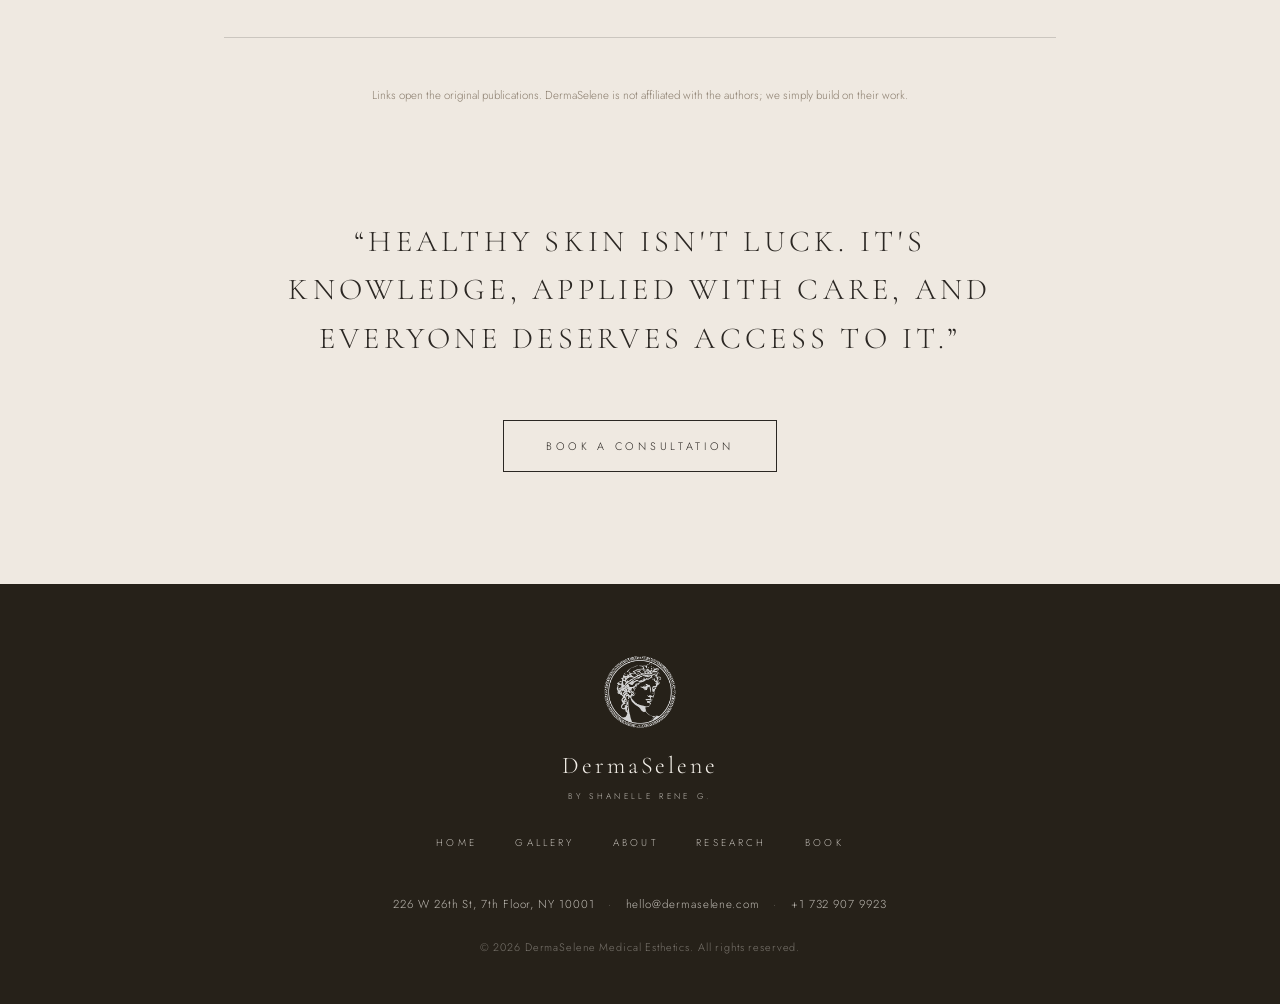
<file: research.html>
<!DOCTYPE html>
<html lang="en">
<head>
  <meta charset="UTF-8">
  <meta name="viewport" content="width=device-width, initial-scale=1.0">
  <title>Research — DermaSelene Medical Esthetics</title>
  <meta name="description" content="The peer-reviewed science behind DermaSelene — research on first impressions, the psychology of beauty, and the biology of skin.">
  <link rel="preconnect" href="https://fonts.googleapis.com">
  <link rel="preconnect" href="https://fonts.gstatic.com" crossorigin>
  <link href="https://fonts.googleapis.com/css2?family=Cormorant+Garamond:wght@300;400&family=Jost:wght@300;400&display=swap" rel="stylesheet">
  <link rel="icon" type="image/png" href="assets/logo/favicon.png?v=2">
  <link rel="stylesheet" href="assets/style.css?v=15">
</head>
<body>

  <header id="site-header" class="on-light">
    <button class="nav-toggle" type="button" aria-label="Open menu" aria-expanded="false" aria-controls="site-nav"><span></span><span></span><span></span></button>
    <a class="brand" href="index.html">
      <img class="logo logo-light" src="assets/logo/logo-light.png" alt="" width="256" height="255">
      <img class="logo logo-dark" src="assets/logo/logo-black.png" alt="" width="256" height="255">
      <span class="brand-text">DermaSelene<small>by Shanelle Rene G.</small></span>
    </a>
    <nav id="site-nav">
      <ul class="nav-links">
        <li><a href="index.html">Home</a></li>
        <li><a href="gallery.html">Gallery</a></li>
        <li><a href="about.html">About</a></li>
        <li><a href="research.html" class="active">Research</a></li>
        <li><a href="book.html" class="nav-book">Book Now</a></li>
      </ul>
    </nav>
    <div class="nav-backdrop"></div>
  </header>

  <section class="page-top">
    <div class="split reverse">
      <div class="split-media muted">
        <img src="assets/img/about-hero.jpg" alt="Glass ampoules of clinical serum, the science behind DermaSelene">
      </div>
      <div>
        <p class="eyebrow">Evidence, not trends</p>
        <h2>Research</h2>
        <p>Every DermaSelene protocol stands on peer-reviewed science. Here is a selection of the work that shapes how we think, and how we treat.</p>
        <p>The studies below return to three questions: how quickly a first impression forms, how beauty shapes the way people are perceived and treated, and what the biology of skin tells us about keeping it healthy. Each one has changed something about how we work.</p>
        <p>We read them critically. A single paper is not a protocol, and a headline is not evidence. What earns a place in the treatment room is a finding that has been replicated, that matches what we see on real skin, and that can be delivered safely.</p>
      </div>
    </div>
  </section>

  <section style="padding-top: 0;">
    <div class="papers">

      <h2 class="group-title">First impressions &amp; the role of beauty</h2>

      <a class="paper" href="https://doi.org/10.1111/j.1467-9280.2006.01750.x" target="_blank" rel="noopener">
        <span class="tag">Social Perception</span>
        <h3>First Impressions: Making Up Your Mind After a 100-Ms Exposure to a Face</h3>
        <p class="source">Willis &amp; Todorov &middot; Psychological Science &middot; 2006</p>
        <p class="excerpt">A tenth of a second of looking at a face is enough for people to form judgements of attractiveness, trustworthiness, and competence, and longer exposure mostly just increases confidence in that first snap judgement. Your first appearance really is decided in an instant.</p>
      </a>

      <a class="paper" href="https://doi.org/10.1037/h0033731" target="_blank" rel="noopener">
        <span class="tag">Psychology of Beauty</span>
        <h3>What Is Beautiful Is Good</h3>
        <p class="source">Dion, Berscheid &amp; Walster &middot; Journal of Personality and Social Psychology &middot; 1972</p>
        <p class="excerpt">The classic study of the &ldquo;halo effect&rdquo;: people spontaneously attribute more positive personality traits and better life outcomes to attractive individuals. A foundational result for understanding why presentation shapes opportunity.</p>
      </a>

      <a class="paper" href="https://doi.org/10.1037/0033-2909.126.3.390" target="_blank" rel="noopener">
        <span class="tag">Psychology of Beauty</span>
        <h3>Maxims or Myths of Beauty? A Meta-Analytic and Theoretical Review</h3>
        <p class="source">Langlois et&nbsp;al. &middot; Psychological Bulletin &middot; 2000</p>
        <p class="excerpt">A meta-analysis of hundreds of studies confirming that attractive people are judged and treated more positively than unattractive people, even by those who know them. Beauty effects are real, robust, and pancultural.</p>
      </a>

      <a class="paper" href="https://www.nber.org/papers/w4518" target="_blank" rel="noopener">
        <span class="tag">Economics of Appearance</span>
        <h3>Beauty and the Labor Market</h3>
        <p class="source">Hamermesh &amp; Biddle &middot; American Economic Review &middot; 1994</p>
        <p class="excerpt">Economists document a measurable &ldquo;beauty premium&rdquo;: better-looking people earn more, and the penalty for plainness appears across occupations. Looking after your appearance is not vanity. It is an investment with quantifiable returns.</p>
      </a>

      <a class="paper" href="https://doi.org/10.1126/science.1110589" target="_blank" rel="noopener">
        <span class="tag">Communication</span>
        <h3>Inferences of Competence from Faces Predict Election Outcomes</h3>
        <p class="source">Todorov et&nbsp;al. &middot; Science &middot; 2005</p>
        <p class="excerpt">Split-second judgements of competence, made purely from candidates' faces, predicted real election results. What your face communicates before you say a word can decide outcomes at the highest stakes.</p>
      </a>

      <h2 class="group-title">The science of skin</h2>

      <a class="paper" href="https://doi.org/10.1111/j.1600-0625.2008.00786.x" target="_blank" rel="noopener">
        <span class="tag">Skin Biology</span>
        <h3>The Skin: An Indispensable Barrier</h3>
        <p class="source">Proksch, Brandner &amp; Jensen &middot; Experimental Dermatology &middot; 2008</p>
        <p class="excerpt">Skin is the body's largest organ and its first line of defence, a living barrier that regulates water loss, blocks pathogens, and repairs itself constantly. Understanding barrier function is the starting point of every serious skincare protocol.</p>
      </a>

      <a class="paper" href="https://doi.org/10.1016/j.evolhumbehav.2006.08.007" target="_blank" rel="noopener">
        <span class="tag">Skin &amp; Perception</span>
        <h3>Visible Skin Color Distribution Plays a Role in the Perception of Age, Attractiveness, and Health</h3>
        <p class="source">Fink, Grammer &amp; Matts &middot; Evolution and Human Behavior &middot; 2006</p>
        <p class="excerpt">Independent of facial shape, the evenness of skin tone alone changes how old, healthy, and attractive a face is judged to be. Skin quality is not a detail. It is a primary signal the eye reads.</p>
      </a>

      <a class="paper" href="https://doi.org/10.1101/cshperspect.a015370" target="_blank" rel="noopener">
        <span class="tag">Skin Ageing</span>
        <h3>Natural and Sun-Induced Aging of Human Skin</h3>
        <p class="source">Ritti&eacute; &amp; Fisher &middot; Cold Spring Harbor Perspectives in Medicine &middot; 2015</p>
        <p class="excerpt">A rigorous review separating intrinsic ageing from photoageing, and showing how much of visible skin ageing is driven by sun exposure, and therefore preventable. The case for protection and early, evidence-based intervention.</p>
      </a>

      <a class="paper" href="https://doi.org/10.4161/derm.22804" target="_blank" rel="noopener">
        <span class="tag">Clinical Esthetics</span>
        <h3>Skin Anti-Aging Strategies</h3>
        <p class="source">Ganceviciene et&nbsp;al. &middot; Dermato-Endocrinology &middot; 2012</p>
        <p class="excerpt">A clinical overview of what actually works against skin ageing, from topical retinoids and antioxidants to peels and procedural interventions. The evidence base behind the treatment menu, separated from marketing.</p>
      </a>

      <a class="paper" href="https://doi.org/10.1371/journal.pone.0025656" target="_blank" rel="noopener">
        <span class="tag">Communication</span>
        <h3>Cosmetics as a Feature of the Extended Human Phenotype</h3>
        <p class="source">Etcoff et&nbsp;al. &middot; PLoS ONE &middot; 2011</p>
        <p class="excerpt">Subtle, professional enhancement of the face measurably increases perceived likability, trustworthiness, and competence. Cared-for skin and considered presentation function as communication. They change how you are received.</p>
      </a>

      <p class="papers-note">Links open the original publications. DermaSelene is not affiliated with the authors; we simply build on their work.</p>
    </div>
  </section>

  <section class="quote" style="padding-top: 0;">
    <blockquote>&ldquo;Healthy skin isn't luck. It's knowledge, applied with care, and everyone deserves access to it.&rdquo;</blockquote>
    <div style="margin-top: 3.5rem;">
      <a class="btn" href="book.html">Book a Consultation</a>
    </div>
  </section>

  <footer>
    <a class="brand" href="index.html">
      <img class="logo" src="assets/logo/logo-light.png" alt="DermaSelene emblem" width="256" height="255">
      <span class="brand-text">DermaSelene<small>by Shanelle Rene G.</small></span>
    </a>
    <nav>
      <a href="index.html">Home</a>
      <a href="gallery.html">Gallery</a>
      <a href="about.html">About</a>
      <a href="research.html">Research</a>
      <a href="book.html">Book</a>
    </nav>
    <p class="footer-contact">
      <a href="https://maps.google.com/?q=226+W+26th+St+7th+Floor+New+York+NY+10001" target="_blank" rel="noopener">226 W 26th St, 7th Floor, NY 10001</a>
      <span class="sep">&middot;</span>
      <a href="mailto:hello@dermaselene.com">hello@dermaselene.com</a>
      <span class="sep">&middot;</span>
      <a href="tel:+17329079923">+1 732 907 9923</a>
    </p>
    <p class="fine">&copy; 2026 DermaSelene Medical Esthetics. All rights reserved.</p>
  </footer>

  <script src="assets/site.js?v=5"></script>
</body>
</html>
</file>
<file: assets/style.css>
/* ─────────────────────────────────────────────
   DERMASELENE — Medical Esthetics by Shanelle Rene G.
   Editorial, warm-neutral aesthetic
   ───────────────────────────────────────────── */

:root {
  --cream: #efe9e1;
  --cream-2: #e7e0d5;
  --paper: #f5f1ea;
  --ink: #2b2723;
  --ink-soft: #5a5248;
  --taupe: #8a7d6d;
  --line: rgba(43, 39, 35, 0.18);
  --serif: "Cormorant Garamond", "Times New Roman", serif;
  --sans: "Jost", "Helvetica Neue", Arial, sans-serif;
}

* { margin: 0; padding: 0; box-sizing: border-box; }

html { scroll-behavior: smooth; }

body {
  font-family: var(--sans);
  font-weight: 300;
  color: var(--ink);
  background: var(--cream);
  line-height: 1.7;
  -webkit-font-smoothing: antialiased;
}

img { max-width: 100%; display: block; }

a { color: inherit; text-decoration: none; }

/* ── Type helpers ─────────────────────────── */

.eyebrow {
  font-family: var(--sans);
  font-size: 0.68rem;
  letter-spacing: 0.42em;
  text-transform: uppercase;
  color: var(--taupe);
  margin-bottom: 1.6rem;
}

.eyebrow-lg { font-size: 0.82rem; }

h1, h2, h3 {
  font-family: var(--serif);
  font-weight: 300;
  text-transform: uppercase;
  line-height: 1.25;
}

.btn {
  display: inline-block;
  font-family: var(--sans);
  font-size: 0.68rem;
  letter-spacing: 0.34em;
  text-transform: uppercase;
  padding: 1rem 2.6rem;
  border: 1px solid currentColor;
  transition: background 0.3s, color 0.3s, border-color 0.3s;
}

.btn:hover { background: var(--ink); color: var(--cream); border-color: var(--ink); }

.btn-light { color: #f3efe8; }
.btn-light:hover { background: #f3efe8; color: var(--ink); border-color: #f3efe8; }

/* ── Header / nav ─────────────────────────── */

header {
  position: fixed;
  inset: 0 0 auto 0;
  z-index: 50;
  display: flex;
  align-items: center;
  justify-content: space-between;
  padding: 1.1rem 3rem;
  transition: background 0.35s, box-shadow 0.35s;
}

header.solid {
  background: rgba(239, 233, 225, 0.96);
  box-shadow: 0 1px 0 var(--line);
}

header.solid .nav-links a, header.solid .brand { color: var(--ink); }

.brand {
  display: flex;
  align-items: center;
  gap: 0.9rem;
  font-family: var(--serif);
  font-size: 1.5rem;
  letter-spacing: 0.12em;
  color: #f3efe8;
}

.brand .logo { width: auto; height: 3rem; flex: none; }

/* header shows the light emblem on dark heroes, the dark one on light/solid headers */
header .logo-dark { display: none; }
header.solid .logo-light, header.on-light .logo-light { display: none; }
header.solid .logo-dark, header.on-light .logo-dark { display: block; }

.brand small {
  display: block;
  font-family: var(--sans);
  font-size: 0.52rem;
  letter-spacing: 0.4em;
  text-transform: uppercase;
  color: inherit;
  opacity: 0.75;
  margin-top: 0.15rem;
}

.nav-links {
  display: flex;
  align-items: center;
  gap: 2.4rem;
  list-style: none;
}

.nav-links a {
  font-size: 0.66rem;
  letter-spacing: 0.34em;
  text-transform: uppercase;
  color: #f3efe8;
  padding-bottom: 0.25rem;
  border-bottom: 1px solid transparent;
  transition: border-color 0.3s;
}

.nav-links a:hover, .nav-links a.active { border-color: currentColor; }

.nav-links a.nav-book {
  border: 1px solid currentColor;
  padding: 0.65rem 1.6rem;
}

.nav-links a.nav-book:hover { background: var(--ink); border-color: var(--ink); color: #f3efe8; }

/* pages without a dark hero get a dark header from the start */
header.on-light .brand, header.on-light .nav-links a { color: var(--ink); }

/* mobile-only controls (see the responsive block below) */
.nav-toggle, .nav-backdrop { display: none; }

/* ── Hero ─────────────────────────────────── */

.hero {
  position: relative;
  min-height: 100vh;
  display: flex;
  align-items: center;
  justify-content: center;
  text-align: center;
  color: #f3efe8;
  isolation: isolate;
  padding: 8rem 1.5rem 6rem;
}

.hero .hero-bg {
  position: absolute;
  inset: 0;
  z-index: -2;
  width: 100%;
  height: 100%;
  object-fit: cover;
  object-position: center 30%;
}

.hero::before {
  content: "";
  position: absolute;
  inset: 0;
  z-index: -1;
  background: linear-gradient(rgba(30, 25, 20, 0.45), rgba(30, 25, 20, 0.55));
}

.hero .eyebrow { color: rgba(243, 239, 232, 0.8); }

.hero h1 {
  font-size: clamp(2.2rem, 6vw, 4.6rem);
  letter-spacing: 0.28em;
  margin-bottom: 2rem;
}

.hero p.lede {
  max-width: 34rem;
  margin: 0 auto 3rem;
  font-size: 0.95rem;
  letter-spacing: 0.06em;
  color: rgba(243, 239, 232, 0.88);
}

/* smaller page-top banner for inner pages */
.hero.short { min-height: 62vh; }

/* inner heroes sit on paler, busier photos — use a heavier, flat overlay
   so the image reads as one tone and the light text stays legible */
.hero.short::before {
  background: rgba(32, 26, 21, 0.55);
}

/* ── Sections ─────────────────────────────── */

section { padding: 7rem 1.5rem; }

/* first section on pages without a hero: clear the fixed header */
.page-top { padding-top: 10rem; }

/* in-page title for hero-less pages: eyebrow look, aligned with the content's left edge */
.page-title {
  max-width: 80rem;
  margin: 0 auto 2.2rem;
  font-family: var(--sans);
  font-weight: 300;
  font-size: 0.82rem;
  letter-spacing: 0.42em;
  text-transform: uppercase;
  color: var(--taupe);
}

.narrow { max-width: 46rem; margin: 0 auto; text-align: center; }

.statement h2 {
  font-size: clamp(1.4rem, 3vw, 2.1rem);
  letter-spacing: 0.22em;
  margin-bottom: 2rem;
}

.statement p { color: var(--ink-soft); font-size: 0.95rem; }

.statement .rule {
  width: 3.5rem;
  height: 1px;
  background: var(--taupe);
  margin: 2.5rem auto 0;
}

/* ── Services card (framed, like reference) ── */

.services-wrap { background: var(--cream-2); }

.services-card {
  max-width: 62rem;
  margin: 0 auto;
  background: var(--paper);
  border: 1px solid var(--line);
  padding: 4.5rem 3.5rem;
  display: grid;
  grid-template-columns: 1.1fr 0.9fr;
  gap: 3.5rem;
  align-items: center;
}

.services-card h2 {
  font-size: clamp(1.8rem, 3.5vw, 2.6rem);
  letter-spacing: 0.3em;
  margin-bottom: 2.2rem;
}

.services-card ul { list-style: none; margin-bottom: 2.8rem; }

.services-card li {
  font-size: 0.78rem;
  letter-spacing: 0.26em;
  text-transform: uppercase;
  padding: 1.05rem 0;
  border-bottom: 1px solid var(--line);
  color: var(--ink-soft);
}

.services-card li:first-child { border-top: 1px solid var(--line); }

.services-figure { position: relative; }

.services-figure img { aspect-ratio: 3 / 4; object-fit: cover; }

.services-figure figcaption {
  margin-top: 1rem;
  font-size: 0.62rem;
  letter-spacing: 0.3em;
  text-transform: uppercase;
  color: var(--taupe);
  text-align: right;
}

/* ── Quote strip ──────────────────────────── */

.quote { text-align: center; }

.quote blockquote {
  max-width: 44rem;
  margin: 0 auto;
  font-family: var(--serif);
  font-size: clamp(1.3rem, 2.8vw, 1.9rem);
  text-transform: uppercase;
  letter-spacing: 0.14em;
  line-height: 1.6;
}

.quote cite {
  display: block;
  margin-top: 2rem;
  font-family: var(--sans);
  font-style: normal;
  font-size: 0.64rem;
  letter-spacing: 0.36em;
  text-transform: uppercase;
  color: var(--taupe);
}

/* ── Split (image + text) ─────────────────── */

.split {
  max-width: 68rem;
  margin: 0 auto;
  display: grid;
  grid-template-columns: 1fr 1fr;
  gap: 4.5rem;
  align-items: center;
}

.split img { aspect-ratio: 4 / 5; object-fit: cover; }

.split h2 {
  font-size: clamp(1.5rem, 3vw, 2.2rem);
  letter-spacing: 0.2em;
  margin-bottom: 1.8rem;
}

.split p { color: var(--ink-soft); font-size: 0.95rem; margin-bottom: 1.4rem; }

.split .btn { margin-top: 1.2rem; }

.split.reverse .split-media { order: 2; }

/* muted media: softened photo under a layered cream wash, for quieter pages */
.split-media.muted { position: relative; }

.split-media.muted img { filter: saturate(0.7) contrast(0.96); }

.split-media.muted::after {
  content: "";
  position: absolute;
  inset: 0;
  pointer-events: none;
  background:
    linear-gradient(180deg, rgba(239, 233, 225, 0.08), rgba(239, 233, 225, 0.25)),
    rgba(138, 125, 109, 0.06);
}

/* ── Gallery strip (three small photos, one crossfades at a time) ── */

/* top padding equals the button's bottom margin, so the button sits midway
   between the previous section's edge and the photos */
.gallery-strip { text-align: center; padding-top: 2.8rem; }

.gallery-strip .btn { margin-bottom: 2.8rem; }

.strip {
  max-width: 76rem;
  margin: 0 auto;
  display: grid;
  grid-template-columns: repeat(3, 1fr);
  gap: 1.5rem;
}

.strip-tile {
  position: relative;
  margin: 0;
  aspect-ratio: 1 / 1;
  overflow: hidden;
  background: var(--cream-2);
}

.strip-tile img {
  position: absolute;
  inset: 0;
  width: 100%;
  height: 100%;
  object-fit: cover;
  opacity: 1;
  transition: opacity 1.1s ease;
}

.strip-tile img.is-hidden { opacity: 0; }

/* ── Pillars (about) ──────────────────────── */

.pillars {
  max-width: 68rem;
  margin: 0 auto;
  display: grid;
  grid-template-columns: repeat(3, 1fr);
  gap: 2rem;
  text-align: center;
}

.pillars > div {
  border: 1px solid var(--line);
  padding: 2.8rem 2rem 2.6rem;
}

.pillars h3 {
  font-size: 1rem;
  letter-spacing: 0.3em;
  margin: 0 0 1.2rem;
}

.pillars .num {
  font-family: var(--serif);
  font-size: 2.2rem;
  color: var(--taupe);
  display: block;
  margin-bottom: 1.2rem;
}

.pillars p { color: var(--ink-soft); font-size: 0.88rem; }

/* ── Gallery ──────────────────────────────── */

.masonry {
  max-width: 80rem;
  margin: 0 auto;
  columns: 3;
  column-gap: 1.4rem;
}

.masonry figure {
  break-inside: avoid;
  margin-bottom: 1.4rem;
  overflow: hidden;
}

.masonry img,
.masonry video {
  width: 100%;
  max-width: 100%;
  height: auto;
  display: block;
  background: var(--line);
}

.masonry video {
  aspect-ratio: 3 / 4;
  object-fit: cover;
}

.masonry figcaption {
  padding: 0.7rem 0.2rem 0;
  font-size: 0.6rem;
  letter-spacing: 0.3em;
  text-transform: uppercase;
  color: var(--taupe);
}

/* ── Research ─────────────────────────────── */

.papers {
  max-width: 52rem;
  margin: 0 auto;
}

.papers .group-title {
  font-size: 1.1rem;
  letter-spacing: 0.3em;
  margin: 4.5rem 0 1rem;
  text-align: center;
}

.papers .group-title:first-child { margin-top: 0; }

.paper {
  display: block;
  padding: 2.2rem 0.5rem;
  border-bottom: 1px solid var(--line);
  transition: background 0.3s;
}

.paper:first-of-type, .group-title + .paper { border-top: 1px solid var(--line); }

.paper:hover { background: rgba(255, 255, 255, 0.45); }

.paper .tag {
  font-size: 0.58rem;
  letter-spacing: 0.34em;
  text-transform: uppercase;
  color: var(--taupe);
  display: block;
  margin-bottom: 0.7rem;
}

.paper h3 {
  font-size: 1.25rem;
  letter-spacing: 0.08em;
  text-transform: none;
  margin-bottom: 0.5rem;
}

.paper h3::after {
  content: " ↗";
  font-size: 0.8em;
  color: var(--taupe);
}

.paper .source {
  font-size: 0.68rem;
  letter-spacing: 0.18em;
  text-transform: uppercase;
  color: var(--taupe);
  margin-bottom: 0.9rem;
}

.paper p.excerpt {
  color: var(--ink-soft);
  font-size: 0.9rem;
  max-width: 44rem;
}

.papers-note {
  max-width: 52rem;
  margin: 3rem auto 0;
  text-align: center;
  font-size: 0.72rem;
  color: var(--taupe);
}

/* ── Booking ──────────────────────────────── */

.book-grid {
  max-width: 68rem;
  margin: 0 auto;
  display: grid;
  grid-template-columns: 0.9fr 1.1fr;
  gap: 4.5rem;
  align-items: start;
}

.book-info h2 { font-size: 1.6rem; letter-spacing: 0.24em; margin-bottom: 1.6rem; }

.book-info p { color: var(--ink-soft); font-size: 0.92rem; margin-bottom: 1.3rem; }

.book-info .detail {
  border-top: 1px solid var(--line);
  padding: 1.1rem 0;
  font-size: 0.72rem;
  letter-spacing: 0.22em;
  text-transform: uppercase;
  color: var(--ink-soft);
  display: flex;
  justify-content: space-between;
  gap: 1rem;
}

.book-info .detail span:last-child { text-align: right; }

.book-info .detail:last-of-type { border-bottom: 1px solid var(--line); }

.book-info img { margin-top: 2.5rem; aspect-ratio: 4 / 3; object-fit: cover; }

form.booking {
  position: relative;
  background: var(--paper);
  border: 1px solid var(--line);
  padding: 3rem 2.6rem;
}

form.booking label {
  display: block;
  font-size: 0.62rem;
  letter-spacing: 0.32em;
  text-transform: uppercase;
  color: var(--taupe);
  margin: 1.6rem 0 0.5rem;
}

form.booking label:first-of-type { margin-top: 0; }

form.booking input,
form.booking select,
form.booking textarea {
  width: 100%;
  border: none;
  border-bottom: 1px solid var(--line);
  background: transparent;
  padding: 0.55rem 0.1rem;
  font-family: var(--sans);
  font-weight: 300;
  font-size: 0.95rem;
  color: var(--ink);
}

form.booking input:focus,
form.booking select:focus,
form.booking textarea:focus {
  outline: none;
  border-bottom-color: var(--ink);
}

form.booking textarea { resize: vertical; min-height: 5.5rem; }

/* honeypot field: hidden from people, visible to bots */
form.booking .hp { position: absolute; left: -9999px; width: 1px; height: 1px; opacity: 0; }

form.booking .form-status {
  margin-top: 1.2rem;
  font-size: 0.85rem;
  line-height: 1.6;
  color: var(--ink);
}

form.booking .form-status:empty { display: none; }

form.booking .form-status.error { color: #9b3b2e; }

form.booking .form-status a { text-decoration: underline; }

form.booking .btn {
  margin-top: 2.4rem;
  background: transparent;
  color: var(--ink);
  cursor: pointer;
  width: 100%;
}

form.booking .btn:hover { background: var(--ink); color: var(--cream); }

form.booking .btn:disabled { opacity: 0.6; cursor: default; }
form.booking .btn:disabled:hover { background: transparent; color: var(--ink); }

/* day + time slot picker */
.slots-nav {
  display: flex;
  align-items: center;
  justify-content: space-between;
  margin-bottom: 0.7rem;
}

.slots-range {
  font-size: 0.72rem;
  letter-spacing: 0.2em;
  text-transform: uppercase;
  color: var(--ink-soft);
}

form.booking .slots-arrow {
  width: 2rem;
  height: 2rem;
  border: 1px solid var(--line);
  background: transparent;
  color: var(--ink);
  font-family: var(--serif);
  font-size: 1.3rem;
  line-height: 1;
  cursor: pointer;
}

form.booking .slots-arrow:hover:not(:disabled) { border-color: var(--ink); }
form.booking .slots-arrow:disabled { opacity: 0.3; cursor: default; }

.slots-days, .slots-times {
  display: grid;
  gap: 0.5rem;
}
.slots-days { grid-template-columns: repeat(5, 1fr); }
.slots-times { grid-template-columns: repeat(4, 1fr); min-height: 2.6rem; }

form.booking .chip {
  padding: 0.6rem 0.2rem;
  border: 1px solid var(--line);
  background: transparent;
  color: var(--ink);
  font-family: var(--sans);
  font-weight: 300;
  font-size: 0.72rem;
  letter-spacing: 0.08em;
  line-height: 1.3;
  text-align: center;
  cursor: pointer;
  transition: background 0.2s, color 0.2s, border-color 0.2s;
}

form.booking .chip small {
  display: block;
  font-size: 0.58rem;
  letter-spacing: 0.26em;
  text-transform: uppercase;
  color: var(--taupe);
  margin-bottom: 0.2rem;
}

form.booking .chip:hover:not(:disabled) { border-color: var(--ink); }
form.booking .chip.is-on { background: var(--ink); color: var(--cream); border-color: var(--ink); }
form.booking .chip.is-on small { color: rgba(239, 233, 225, 0.7); }
form.booking .chip:disabled { opacity: 0.3; cursor: default; text-decoration: line-through; }

form.booking .slots label { margin-top: 1.6rem; }

.slots-hint {
  grid-column: 1 / -1;
  align-self: center;
  font-size: 0.78rem;
  color: var(--taupe);
}

.form-note {
  margin-top: 1.4rem;
  font-size: 0.72rem;
  color: var(--taupe);
  text-align: center;
}

/* ── Footer ───────────────────────────────── */

footer {
  background: #262119;
  color: rgba(243, 239, 232, 0.75);
  padding: 4.5rem 3rem 3rem;
  text-align: center;
}

footer .brand { display: inline-flex; flex-direction: column; gap: 1.1rem; margin-bottom: 2rem; }

footer .brand .logo { height: 4.5rem; }

footer nav {
  display: flex;
  justify-content: center;
  gap: 2.4rem;
  margin-bottom: 2.6rem;
}

footer nav a {
  font-size: 0.62rem;
  letter-spacing: 0.32em;
  text-transform: uppercase;
}

footer nav a:hover { color: #fff; }

footer .footer-contact {
  margin-bottom: 1.4rem;
  font-size: 0.72rem;
  letter-spacing: 0.08em;
  line-height: 1.9;
}

footer .footer-contact a:hover { color: #fff; }

footer .footer-contact .sep { margin: 0 0.6rem; opacity: 0.5; }

footer .fine {
  font-size: 0.68rem;
  letter-spacing: 0.08em;
  opacity: 0.55;
}

/* ── Responsive ───────────────────────────── */

@media (max-width: 900px) {
  /* slim fixed header: burger on the left, brand centred */
  header { padding: 0.9rem 3.6rem; justify-content: center; text-align: center; }
  .brand { gap: 0.7rem; }
  .brand .logo { height: 2.5rem; }
  header:not(.solid):not(.on-light) { background: linear-gradient(rgba(30,25,20,0.5), transparent); }
  header.on-light:not(.solid) { background: rgba(239, 233, 225, 0.96); }

  .nav-toggle {
    display: block;
    position: fixed;
    top: 1.15rem;
    left: 1.2rem;
    z-index: 70;
    width: 2.4rem;
    height: 2.4rem;
    padding: 0;
    border: 0;
    background: none;
    color: #f3efe8;
    cursor: pointer;
    -webkit-tap-highlight-color: transparent;
  }
  header.solid .nav-toggle, header.on-light .nav-toggle, body.nav-open .nav-toggle { color: var(--ink); }

  .nav-toggle span {
    position: absolute;
    left: 0.45rem;
    right: 0.45rem;
    height: 1px;
    background: currentColor;
    transition: transform 0.3s, opacity 0.3s;
  }
  .nav-toggle span:nth-child(1) { top: 0.8rem; }
  .nav-toggle span:nth-child(2) { top: 1.2rem; }
  .nav-toggle span:nth-child(3) { top: 1.6rem; }
  body.nav-open .nav-toggle span:nth-child(1) { transform: translateY(0.4rem) rotate(45deg); }
  body.nav-open .nav-toggle span:nth-child(2) { opacity: 0; }
  body.nav-open .nav-toggle span:nth-child(3) { transform: translateY(-0.4rem) rotate(-45deg); }

  /* drawer */
  #site-nav {
    position: fixed;
    top: 0;
    bottom: 0;
    left: 0;
    width: min(78vw, 20rem);
    z-index: 60;
    padding: 6rem 2.4rem 2.4rem;
    background: var(--paper);
    box-shadow: 1px 0 0 var(--line);
    transform: translateX(-100%);
    transition: transform 0.35s ease;
    overflow-y: auto;
  }
  body.nav-open #site-nav { transform: none; }

  #site-nav .nav-links { flex-direction: column; align-items: flex-start; gap: 1.9rem; }
  #site-nav .nav-links a { color: var(--ink); font-size: 0.78rem; }
  #site-nav .nav-links a.nav-book { margin-top: 0.6rem; padding: 0.75rem 1.8rem; }
  #site-nav .nav-links a.nav-book:hover { background: var(--ink); color: #f3efe8; }

  .nav-backdrop {
    display: block;
    position: fixed;
    inset: 0;
    z-index: 55;
    background: rgba(30, 25, 20, 0.45);
    opacity: 0;
    pointer-events: none;
    transition: opacity 0.3s;
  }
  body.nav-open .nav-backdrop { opacity: 1; pointer-events: auto; }
  body.nav-open { overflow: hidden; }
  .services-card { grid-template-columns: 1fr; padding: 2.8rem 1.8rem; }
  .split, .book-grid { grid-template-columns: 1fr; gap: 2.5rem; }
  .split.reverse .split-media { order: 0; }
  .strip { gap: 0.8rem; }
  .pillars { grid-template-columns: 1fr; }
  .masonry { columns: 2; }
  section { padding: 4.5rem 1.2rem; }
  .page-top { padding-top: 9.5rem; }
  footer { padding: 4rem 1.5rem 2.5rem; }
  footer nav { flex-wrap: wrap; gap: 1.1rem 1.8rem; padding: 0 1rem; }
  footer .footer-contact a { display: block; }
  footer .footer-contact .sep { display: none; }
}

@media (max-width: 560px) {
  .masonry { columns: 1; }
  .strip { gap: 0.5rem; }
  .slots-times { grid-template-columns: repeat(2, 1fr); }
  form.booking .chip { font-size: 0.68rem; padding: 0.55rem 0.1rem; }
  .gallery-strip { padding-top: 2.2rem; }
  .gallery-strip .btn { margin-bottom: 2.2rem; }
}
</file>
